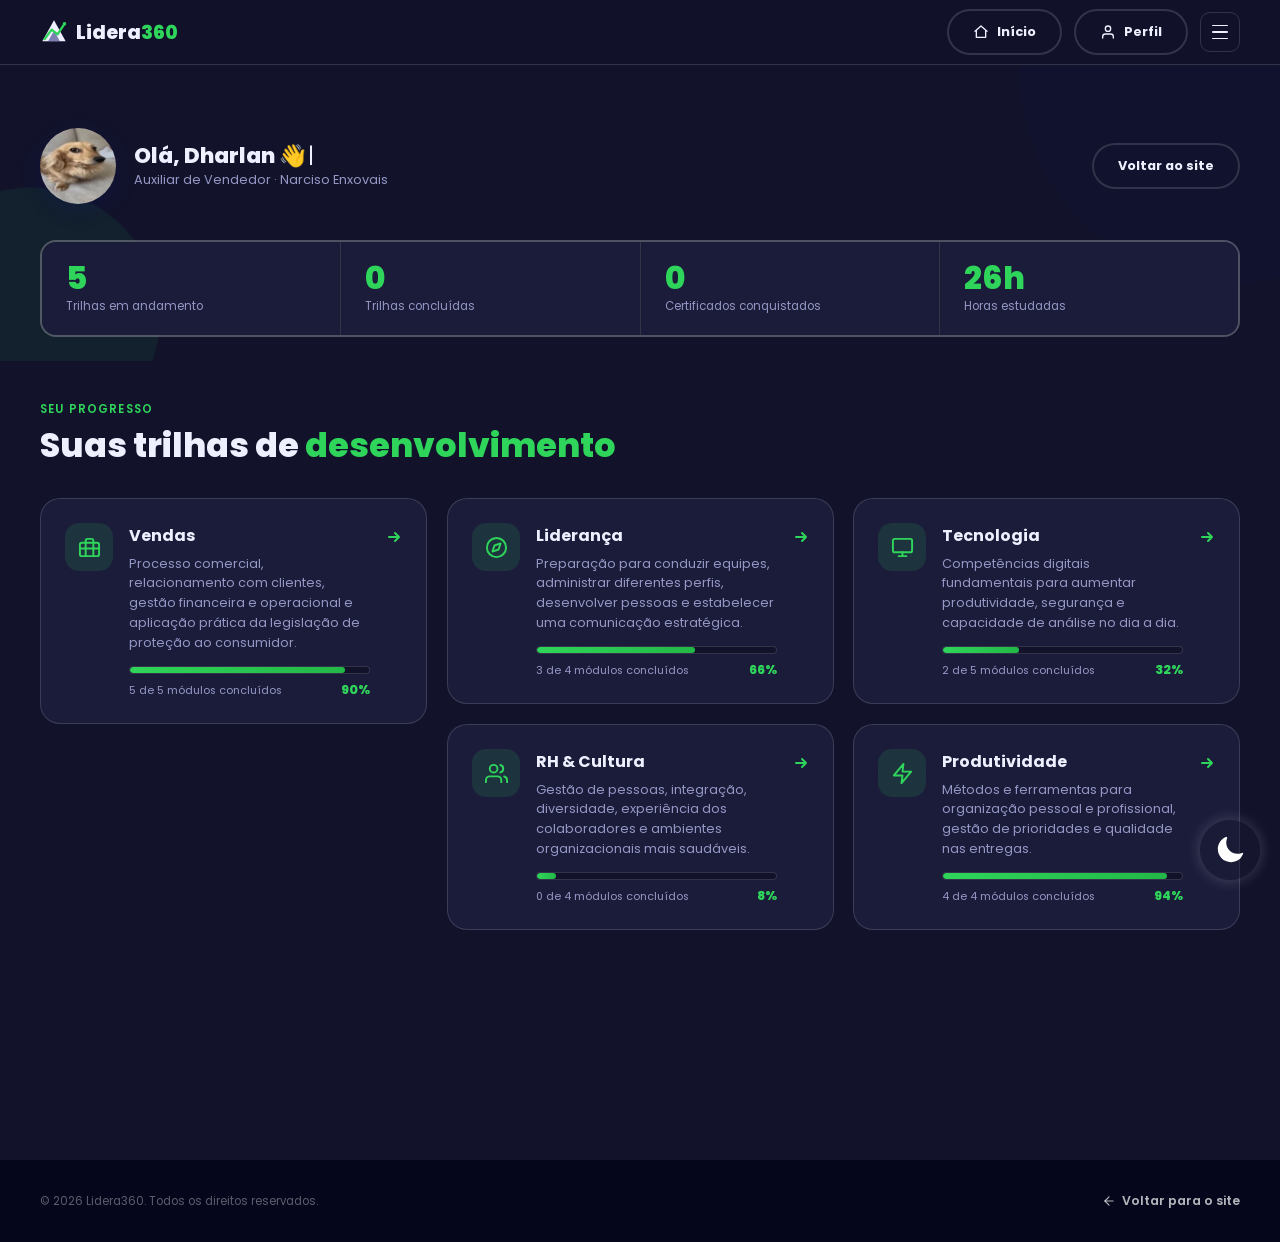
<file: dash.html>
<!DOCTYPE html>
<html lang="pt-BR" class="theme-dark">
<head>
  <meta charset="UTF-8" />
  <meta name="viewport" content="width=device-width, initial-scale=1.0" />
  <title>Meu Dashboard — Lidera360</title>
  <link rel="preconnect" href="https://fonts.googleapis.com" />
  <link rel="preconnect" href="https://fonts.gstatic.com" crossorigin />
  <link href="https://fonts.googleapis.com/css2?family=Poppins:wght@300;400;500;600;700;800&display=swap" rel="stylesheet" />
  <style>
    /* ── reset ─────────────────────────────────────── */
    *, *::before, *::after { box-sizing: border-box; margin: 0; padding: 0; }
    html { scroll-behavior: smooth; }
    body {
      font-family: 'Poppins', system-ui, sans-serif;
      background: var(--bg);
      color: var(--ink);
      -webkit-font-smoothing: antialiased;
      overflow-x: hidden;
      transition: background-color .35s ease, color .35s ease;
    }
    a { text-decoration: none; color: inherit; }
    button { font-family: 'Poppins', sans-serif; cursor: pointer; }
    img { display: block; }
    ul { list-style: none; }
    ::-webkit-scrollbar { width: 0; }
    /* ::selection nativa comentada — efeito de "marca-texto" via JS (ver script no fim do body) */
    /* ::selection { background: rgba(47,213,90,.3); color: var(--ink); } */
    ::selection { background: transparent; }

    * { -webkit-tap-highlight-color: transparent; tap-highlight-color: transparent; }
    a, button, input, [tabindex] { outline: none; }
    a:focus-visible, button:focus-visible, input:focus-visible, [tabindex]:focus-visible {
      outline: 2px solid var(--green);
      outline-offset: 2px;
    }

    /* ── tokens ────────────────────────────────────── */
    :root {
      --navy:   #0f1272;
      --navyd:  #090b52;
      --green:  #2fd55a;
      --greend: #22b847;
      --orange: #f97316;
      /* tema claro em off-white/creme em vez de branco puro (mesmos
         tokens do index.html): #ffffff em tela cheia é ofuscante, então
         --white (as SUPERFÍCIES: cards, nav, seções claras) virou um
         creme suave e --bg (o fundo da página) virou um creme um tom
         abaixo, mantendo a mesma distância entre os dois. */
      --bg:     #f2ebdc;
      --white:  #fbf7ed;
      --muted:  #6b7280;
      --border: rgba(15,18,114,.14);
      --ink:    var(--navy);
    }
    html.theme-dark {
      --bg:     #12132b;
      --white:  #1b1c3a;
      --muted:  #9497c4;
      --border: rgba(255,255,255,.14);
      --navyd:  #05061c;
      --ink:    #eef0ff;
    }
    @media (prefers-color-scheme: dark) {
      html.theme-auto {
        --bg:     #12132b;
        --white:  #1b1c3a;
        --muted:  #9497c4;
        --border: rgba(255,255,255,.14);
        --navyd:  #05061c;
        --ink:    #eef0ff;
      }
    }

    /* ── keyframes ─────────────────────────────────── */
    @keyframes fade-in   { from{opacity:0} to{opacity:1} }
    @keyframes fade-out  { from{opacity:1} to{opacity:0} }
    @keyframes menuLinkIn {
      from { opacity:0; transform:translateX(18px); }
      to   { opacity:1; transform:translateX(0); }
    }
    @keyframes dashCardIn {
      from { opacity:0; transform:translateY(10px); }
      to   { opacity:1; transform:translateY(0); }
    }
    @keyframes moduleFadeIn {
      from { opacity:0; transform:translateY(6px); }
      to   { opacity:1; transform:translateY(0); }
    }

    /* ── layout helpers ────────────────────────────── */
    .wrap { max-width: 1280px; margin: 0 auto; padding: 0 2.5rem; }
    @media(max-width:768px){ .wrap{ padding:0 1.25rem; } }
    .hide-mobile { display:none; }
    @media(min-width:769px){ .hide-mobile{ display:flex; } }

    /* ── bolinhas decorativas do fundo ────────────────────
       Antes eram 100% estáticas. Agora cada uma deriva no seu próprio
       caminho (três variantes com durações que não fecham ciclo juntas,
       pra nunca sincronizarem) e ainda ganha profundidade no scroll.

       O scroll escreve a propriedade `translate`, e não `transform`:
       são propriedades DIFERENTES, então o parallax do JS e a animação
       de deriva daqui se compõem em vez de uma sobrescrever a outra —
       que é o que aconteceria se as duas disputassem `transform`. */
    .circle {
      position:absolute;
      border-radius:50%;
      pointer-events:none;
      will-change:transform;
      animation:circleDriftA 26s ease-in-out infinite;
    }
    .circle.drift-b { animation-name:circleDriftB; animation-duration:33s; }
    .circle.drift-c { animation-name:circleDriftC; animation-duration:41s; }

    @keyframes circleDriftA {
      0%, 100% { transform:translate(0,0)        scale(1);    }
      33%      { transform:translate(20px,-24px) scale(1.07); }
      66%      { transform:translate(-15px,13px) scale(.95);  }
    }
    @keyframes circleDriftB {
      0%, 100% { transform:translate(0,0)        scale(1);    }
      40%      { transform:translate(-26px,18px) scale(1.09); }
      70%      { transform:translate(13px,-20px) scale(.93);  }
    }
    @keyframes circleDriftC {
      0%, 100% { transform:translate(0,0)        scale(1);    }
      25%      { transform:translate(16px,22px)  scale(.94);  }
      60%      { transform:translate(-22px,-15px) scale(1.08); }
    }

    @media (prefers-reduced-motion: reduce) {
      .circle { animation:none; translate:none !important; }
    }

    /* ── buttons ────────────────────────────────────── */
    .btn-green {
      display:inline-flex; align-items:center; justify-content:center; gap:.5rem;
      padding:.875rem 2rem;
      background:var(--green); color:#fff;
      font-weight:700; font-size:.9rem;
      border:none; border-radius:50px;
      box-shadow:0 4px 20px rgba(47,213,90,.35);
      transition:background .2s;
      cursor:pointer;
    }
    .btn-green:hover { background:var(--greend); }
    .btn-green.full  { width:100%; }

    .btn-outline {
      display:inline-flex; align-items:center; justify-content:center; gap:.5rem;
      padding:.75rem 1.5rem;
      background:transparent; color:var(--ink);
      font-weight:700; font-size:.8rem;
      border:2px solid var(--navy); border-radius:50px;
      transition:background .2s, color .2s, border-color .2s, transform .15s;
      cursor:pointer;
    }
    html.theme-dark .btn-outline { border-color:var(--border); }
    @media (prefers-color-scheme: dark) { html.theme-auto .btn-outline { border-color:var(--border); } }
    .btn-outline:hover { background:var(--navy); color:#fff; border-color:var(--navy); }
    .btn-outline:active { transform:scale(.96); }
    .btn-outline.full { width:100%; }

    /* ── nav ─────────────────────────────────────────── */
    .nav {
      position:fixed; top:0; left:0; right:0; z-index:40;
      /* creme translúcido, igual ao index (o alpha menor também deixa o
         backdrop-filter abaixo realmente aparecer) */
      background:rgba(251,247,237,.85);
      border-bottom:1px solid var(--border);
      backdrop-filter:blur(12px);
      -webkit-backdrop-filter:blur(12px);
      transition: background-color .35s ease, color .35s ease, border-color .35s ease;
    }
    html.theme-dark .nav { background: rgba(18,19,43,.85); }
    @media (prefers-color-scheme: dark) { html.theme-auto .nav { background: rgba(18,19,43,.85); } }

    .nav-inner {
      height:4rem; display:flex; align-items:center; justify-content:space-between;
      transition: height .5s cubic-bezier(.4,0,.2,1), padding .5s cubic-bezier(.4,0,.2,1), max-width .5s cubic-bezier(.4,0,.2,1);
    }
    /* estado "compacto": ativado via JS no scroll down —
       desktop: a nav fica mais fina e o conteúdo vai pras pontas.
       mobile: a nav fica mais "gorda" (mais alta) e o "Lidera" some do logo. */
    @media (min-width: 701px) {
      .nav.nav-compact .nav-inner {
        height:3.2rem;
        max-width:100% !important;
        padding-left:1.25rem !important;
        padding-right:1.25rem !important;
      }
    }
    @media (max-width: 700px) {
      .nav.nav-compact .nav-inner { height:4.15rem; }
    }

    .logo { display:flex; align-items:center; gap:.5rem; }
    .logo-text {
      display:inline-flex; align-items:baseline;
      font-weight:800; font-size:1.2rem; color:var(--ink);
    }
    .logo-text span { color:var(--green); }
    /* "Lidera" nunca fica verde — sempre na cor do texto (branco/ink) */
    .logo-text .logo-text-l { color:var(--ink); }
    /* "Lidera" some suavemente no scroll down (só mobile), deixando só o "360" */
    .logo-text-l {
      display:inline-block; overflow:hidden; white-space:nowrap;
      max-width:80px; opacity:1;
      transition: max-width .45s cubic-bezier(.4,0,.2,1), opacity .3s ease;
    }
    @media (max-width: 700px) {
      .nav.nav-compact .logo-text-l { max-width:0; opacity:0; }
      /* quando "Lidera" some, o "360" assume o lugar dele e fica branco (não mais verde) */
      .nav.nav-compact .logo-text-n { color:var(--ink); transition: color .3s ease; }
    }
    .logo-mark { flex-shrink:0; }
    html.theme-dark svg [fill="#0f1272"] { fill: var(--ink); }
    html.theme-dark svg [fill="#090b52"] { fill: #4b4f8f; }
    @media (prefers-color-scheme: dark) {
      html.theme-auto svg [fill="#0f1272"] { fill: var(--ink); }
      html.theme-auto svg [fill="#090b52"] { fill: #4b4f8f; }
    }

    .nav-actions { display:flex; align-items:center; gap:.75rem; transition: gap .5s cubic-bezier(.4,0,.2,1); }
    @media (min-width: 701px) { .nav.nav-compact .nav-actions { gap:0; } }

    /* grupo colapsável: Início + Perfil somem juntos, suave, no scroll down —
       só resta o botão de menu (hamburguer) */
    .nav-links-group {
      display:flex; align-items:center; gap:.75rem;
      max-width:400px; opacity:1;
      overflow:hidden;
      transition: max-width .45s cubic-bezier(.4,0,.2,1), opacity .3s ease, margin .45s cubic-bezier(.4,0,.2,1);
    }
    @media (min-width: 701px) {
      .nav.nav-compact .nav-links-group {
        max-width:0; opacity:0; margin:0; pointer-events:none;
      }
    }

    .hamburger {
      display:flex; flex-direction:column; justify-content:center;
      align-items:center; gap:5px;
      width:40px; height:40px;
      border:1.5px solid var(--border); border-radius:10px;
      background:transparent;
      transition:background .2s, border-color .2s;
      flex-shrink:0;
    }
    .hamburger span {
      display:block; width:16px; height:1.5px;
      background:var(--navy); border-radius:2px;
      transition:transform .25s, opacity .2s, background .2s;
    }
    html.theme-dark .hamburger span { background: var(--ink); }
    html.theme-dark .hamburger { border-color: var(--border); }
    @media (prefers-color-scheme: dark) {
      html.theme-auto .hamburger span { background: var(--ink); }
      html.theme-auto .hamburger { border-color: var(--border); }
    }
    .hamburger.open { background:var(--bg); border-color:var(--green); }
    .hamburger.open span { background:var(--green); }
    .hamburger.open .bar1 { transform:rotate(45deg) translate(4.5px,4.5px); }
    .hamburger.open .bar2 { opacity:0; }
    .hamburger.open .bar3 { transform:rotate(-45deg) translate(4.5px,-4.5px); }

    @media (max-width: 700px) {
      .nav-actions .hide-mobile { display: none !important; }
      .hamburger { display: flex !important; }
    }

    /* ── slide menu ──────────────────────────────────── */
    .menu-backdrop {
      position:fixed; inset:0; z-index:45;
      background:rgba(15, 18, 114, 0.192);
      opacity:0; pointer-events:none;
      transition:opacity .4s ease, backdrop-filter .4s ease, -webkit-backdrop-filter .4s ease;
    }
    .menu-backdrop.open {
      opacity:1; pointer-events:auto;
      backdrop-filter:blur(4px);
      -webkit-backdrop-filter:blur(4px);
    }

    .menu-panel {
      position:fixed; top:0; right:0; bottom:0; z-index:46;
      width:min(360px,88vw);
      background:var(--white);
      border-left:2px solid var(--green);
      transform:translateX(100%);
      opacity:.6;
      /* mesma suavidade (mais lenta) aplicada tanto na abertura quanto no fechamento */
      transition:transform .45s cubic-bezier(.16,1,.3,1), opacity .35s ease, box-shadow .4s ease,
                 background-color .35s ease, color .35s ease, border-color .35s ease;
      display:flex; flex-direction:column;
      box-shadow:-8px 0 48px rgba(15,18,114,0);
      overflow:hidden;
      will-change:transform;
    }
    .menu-panel.open {
      transform:translateX(0);
      opacity:1;
      box-shadow:-8px 0 48px rgba(15,18,114,.12);
    }

    .menu-header {
      display:flex; align-items:center; justify-content:space-between;
      padding:1.25rem 1.5rem;
      border-bottom:1px solid var(--border);
      position:relative; z-index:1;
    }
    .menu-close {
      width:36px; height:36px; border-radius:50%;
      border:1.5px solid var(--border); background:transparent;
      display:flex; align-items:center; justify-content:center;
      color:var(--ink); transition:border-color .2s;
    }
    .menu-close:hover { border-color:var(--ink); }

    .menu-nav { flex:1; display:flex; flex-direction:column; padding:1.5rem; gap:.25rem; position:relative; z-index:1; }
    .menu-nav a {
      display:flex; align-items:center; justify-content:space-between;
      padding:.875rem 1rem; border-radius:12px;
      transition:background .15s;
      opacity:0;
      animation:menuLinkIn .5s cubic-bezier(.16,1,.3,1) both;
      animation-delay:.1s;
    }
    .menu-panel:not(.open) .menu-nav a { animation:none; opacity:0; }
    .menu-nav a:hover { background:var(--bg); }
    .menu-nav .link-title { font-weight:700; font-size:1rem; color:var(--ink); }
    .menu-nav .link-sub   { font-size:.72rem; color:var(--muted); margin-top:2px; }
    .menu-nav .arrow      { color:var(--green); flex-shrink:0; transition:transform .2s; }
    .menu-nav a:hover .arrow { transform:translateX(4px); }

    .menu-footer {
      padding:1.5rem;
      border-top:1px solid var(--border);
      display:flex; flex-direction:column; gap:.75rem;
      position:relative; z-index:1;
    }
    .menu-note { font-size:.7rem; text-align:center; color:var(--muted); }

    /* ── seções gerais / títulos ──────────────────────── */
    .section-eyebrow { font-size:.72rem; font-weight:600; letter-spacing:.1em; text-transform:uppercase; color:var(--green); margin-bottom:.5rem; }
    .section-title {
      font-size:clamp(1.5rem,3vw,2.1rem);
      font-weight:800; line-height:1.2;
    }
    .section-title .accent { color:var(--green); }
    .section-head { display:flex; flex-wrap:wrap; justify-content:space-between; align-items:flex-end; gap:1rem; margin-bottom:2rem; }

    /* ── dashboard: cabeçalho com perfil ──────────────── */
    .dash-hero { position:relative; overflow:hidden; padding:6.5rem 0 1.5rem; }
    @media(min-width:769px){ .dash-hero{ padding:8rem 0 1.5rem; } }

    .dash-profile { display:flex; align-items:center; gap:1.1rem; flex-wrap:wrap; }
    .dash-avatar {
      width:76px; height:76px; border-radius:50%; flex-shrink:0;
      background:linear-gradient(135deg, var(--green), var(--navy));
      background-size:cover; background-position:center;
      color:#fff; font-weight:800; font-size:1.05rem;
      display:flex; align-items:center; justify-content:center;
      box-shadow:0 8px 20px rgba(15,18,114,.2);
      position:relative; overflow:hidden; cursor:pointer;
    }
    .dash-avatar-overlay {
      position:absolute; inset:0; border-radius:50%;
      display:flex; align-items:center; justify-content:center;
      background:rgba(9,11,82,0); opacity:0;
      transition:opacity .25s ease, background-color .25s ease;
    }
    .dash-avatar:hover .dash-avatar-overlay {
      opacity:1; background:rgba(51, 51, 51, 0.315);
    }
    .dash-avatar-overlay svg { width:22px; height:22px; }
    .dash-greeting { font-size:1.35rem; font-weight:800; line-height:1.2; }
    /* cursor de "digitando" do efeito typing.js na saudação */
    .typing-cursor {
      display:inline-block;
      margin-left:2px;
      color:var(--rgb);
      font-weight:400;
      animation:cursorBlink 1s step-end infinite;
    }
    @keyframes cursorBlink { 0%, 100% { opacity:1; } 50% { opacity:0; } }
    .dash-sub { font-size:.8rem; color:var(--muted); margin-top:2px; }
    .dash-back { margin-left:auto; }

    /* ── faixa de estatísticas (horizontal) ───────────── */
    .stats-bar {
      display:grid; grid-template-columns:1fr 1fr;
      border:2px solid var(--border);
      border-radius:16px; overflow:hidden;
      margin-top:2.25rem;
      gap:1px; background:var(--border);
    }
    @media(min-width:769px){ .stats-bar{ grid-template-columns:repeat(4,1fr); } }
    .stat-cell { background:var(--white); padding:1.25rem 1.5rem; transition:background-color .35s ease; }
    .stat-val  { font-size:clamp(1.4rem,3vw,2rem); font-weight:800; color:var(--green); line-height:1; }
    .stat-lbl  { font-size:.72rem; color:var(--muted); margin-top:4px; }

    /* ── trilhas (cards com abertura via hover no desktop /
       via tap no touch) ──────────────────────────────── */
    .dash-trilhas { position:relative; padding:2.5rem 0 5rem; }

    /* o layout deixou de ser CSS Grid puro: com grid normal, quando um
       card cresce (abre os módulos) ele estica a ALTURA DA LINHA
       inteira, e o card vizinho (mesmo com align-items:start) fica
       parado no topo daquela linha alta, sobrando espaço vazio do
       lado. Isso é a limitação do grid — ele não tem masonry nativo
       com suporte amplo ainda. Por isso o .trilha-grid vira apenas um
       container relative, e os .trilha-card são posicionados via JS
       (função layoutMasonry, no JS abaixo) com position:absolute
       + top/left calculados pra "coluna mais curta" — assim só a
       coluna do card que abriu se reorganiza, as outras ficam paradas. */
    .trilha-grid {
      position:relative;
      width:100%;
    }

    /* overlay de blur de fundo: acende atrás do card em destaque
       (hover no desktop / tap no touch) e borra o restante da tela */
    .trilha-blur-overlay {
      position:fixed; inset:0; z-index:15;
      pointer-events:none;
      opacity:0;
      background:rgba(15,18,114,0);
      backdrop-filter:blur(0px);
      -webkit-backdrop-filter:blur(0px);
      transition:opacity .4s ease, backdrop-filter .4s ease,
                 -webkit-backdrop-filter .4s ease, background-color .4s ease;
    }
    .trilha-blur-overlay.active {
      opacity:1;
      background:rgba(15,18,114,.1);
      backdrop-filter:blur(6px);
      -webkit-backdrop-filter:blur(6px);
    }
    html.theme-dark .trilha-blur-overlay.active { background:rgba(2,3,15,.4); }
    @media (prefers-color-scheme: dark) {
      html.theme-auto .trilha-blur-overlay.active { background:rgba(2,3,15,.4); }
    }

    .trilha-card {
      background:var(--white); border:1.5px solid var(--border);
      border-radius:20px; overflow:hidden;
      /* position:absolute + top/left calculados pelo layoutMasonry() —
         isso é o que permite que só a coluna do card aberto se mova */
      position:absolute;
      top:0; left:0;
      transform-style: preserve-3d;
      will-change: transform, top, left;
      /* o transform do hover é escrito diretamente pelo JS a cada
         evento de mouse — aqui só definimos a transição pra quando o
         JS NÃO estiver mexendo (ex: estado :focus-within pelo teclado)
         e pra suavizar o reflow do masonry (top/left) quando um card
         abre/fecha ou a janela é redimensionada */
      transition:box-shadow .3s ease, border-color .3s ease,
                 background-color .35s ease, transform .5s cubic-bezier(.16,1,.3,1),
                 top .45s cubic-bezier(.16,1,.3,1), left .45s cubic-bezier(.16,1,.3,1);
      opacity:0;
      animation:dashCardIn .5s ease both;
    }

    /* enquanto o JS está animando o tilt via rAF (mousemove ativo),
       tiramos a transição do transform: o próprio loop (lerp) já
       suaviza o movimento, então a "transition" do CSS só ia
       introduzir atraso por cima do que o JS já está calculando */
    .trilha-card.is-tilting {
      transition:box-shadow .3s ease, border-color .3s ease, background-color .35s ease;
    }

    /* estado "aberto": compartilhado por foco de teclado (todos os
       dispositivos), pela classe .is-open (tap em touch) e por
       .is-active (aplicada pelo JS no mouseenter, no desktop) */
    .trilha-card:focus-within,
    .trilha-card.is-open,
    .trilha-card.is-active {
      box-shadow:0 8px 32px rgba(15,18,114,.1);
      border-color:var(--green);
      z-index:20;
    }
    /* fallback só de teclado: sem JS de mousemove rolando, ainda
       precisa "vir pra frente" com transform simples via CSS */
    .trilha-card:focus-within:not(.is-tilting) {
      transform: perspective(900px) translateY(-4px) translateZ(24px) scale(1.015);
    }
    .trilha-card:focus-within .trilha-toggle-arrow,
    .trilha-card.is-open .trilha-toggle-arrow,
    .trilha-card.is-active .trilha-toggle-arrow { transform:rotate(90deg); }
    .trilha-card:focus-within .trilha-modules-wrap,
    .trilha-card.is-open .trilha-modules-wrap,
    .trilha-card.is-active .trilha-modules-wrap { grid-template-rows: 1fr; }
    .trilha-card:focus-within .trilha-module,
    .trilha-card.is-open .trilha-module,
    .trilha-card.is-active .trilha-module {
      animation:moduleFadeIn .28s ease forwards;
      animation-delay:calc(var(--i, 0) * 45ms);
    }

    .trilha-summary {
      cursor:pointer;
      padding:1.5rem;
      display:flex; align-items:flex-start; gap:1rem;
    }

    .trilha-icon {
      width:48px; height:48px; border-radius:14px;
      background:rgba(47,213,90,.12);
      color:var(--green);
      display:flex; align-items:center; justify-content:center;
      flex-shrink:0;
    }
    .trilha-icon svg { width:23px; height:23px; }

    .trilha-info { flex:1; min-width:0; }
    .trilha-name { font-weight:700; font-size:1rem; margin-bottom:.35rem; }
    .trilha-desc { font-size:.8rem; line-height:1.55; color:var(--muted); margin-bottom:.8rem; }

    .trilha-progress-bar {
      width:100%; height:8px; border-radius:50px;
      background:var(--bg); border:1px solid var(--border);
      overflow:hidden;
    }
    .trilha-progress-fill {
      height:100%; border-radius:50px;
      background:linear-gradient(90deg, var(--green), var(--greend));
      transition:width 1s cubic-bezier(.22,.9,.32,1);
      width:0%;
    }
    .trilha-progress-label {
      display:flex; justify-content:space-between; align-items:baseline;
      font-size:.68rem; color:var(--muted); margin-top:.45rem;
    }
    .trilha-progress-pct { font-weight:800; color:var(--green); font-size:.78rem; }
    .trilha-progress-pct.is-complete { color:var(--orange); }

    .trilha-toggle-arrow {
      flex-shrink:0; color:var(--green); margin-top:.35rem;
      transition:transform .35s cubic-bezier(.16,1,.3,1);
    }

    /* truque do grid-template-rows 0fr -> 1fr: anima a altura sem
       precisar calcular o valor exato em JS, e o resultado fica
       bem mais suave que um max-height "chutado" */
    .trilha-modules-wrap {
      display:grid;
      grid-template-rows: 0fr;
      transition: grid-template-rows .45s cubic-bezier(.16,1,.3,1);
    }
    .trilha-modules-inner { overflow:hidden; }

    .trilha-modules {
      padding:0 1.5rem 1.5rem 1.5rem;
      display:flex; flex-direction:column; gap:.5rem;
    }
    .trilha-module {
      display:flex; align-items:center; gap:.65rem;
      padding:.65rem .75rem;
      background:var(--bg); border-radius:10px;
      font-size:.8rem; color:var(--ink);
      transition:background-color .2s;
      opacity:0;
    }
    .trilha-module .module-num {
      width:20px; height:20px; border-radius:50%;
      background:var(--white); border:1.5px solid var(--border);
      display:flex; align-items:center; justify-content:center;
      font-size:.65rem; font-weight:700; color:var(--muted);
      flex-shrink:0;
    }
    .trilha-module.done { background:rgba(47,213,90,.1); }
    .trilha-module.done .module-num {
      background:var(--green); border-color:var(--green); color:#fff;
    }
    .trilha-module.done .module-text { color:var(--ink); }
    .trilha-module:not(.done) .module-text { color:var(--muted); }

    /* módulo agora é clicável: abre o conteúdo real daquela trilha
       (modal com vídeo + principais conteúdos). A setinha verde fica
       escondida e só aparece (piscando) no hover, pra deixar claro que
       dá pra abrir aquele módulo especificamente. */
    .trilha-module {
      cursor:pointer;
      -webkit-tap-highlight-color: transparent;
    }
    .trilha-module .module-text { flex:1; min-width:0; }
    .trilha-module:hover { background:rgba(47,213,90,.14); }
    .trilha-module.done:hover { background:rgba(47,213,90,.18); }
    .trilha-module:focus-visible { outline:2px solid var(--green); outline-offset:2px; }

    .module-open-arrow {
      flex-shrink:0; color:var(--green);
      display:flex; align-items:center; justify-content:center;
      opacity:0; transform:translateX(-4px);
      transition:opacity .2s ease, transform .2s ease;
    }
    .trilha-module:hover .module-open-arrow,
    .trilha-module:focus-visible .module-open-arrow {
      opacity:1; transform:translateX(0);
      animation:arrowBlink 1.1s ease-in-out infinite;
    }
    @keyframes arrowBlink { 0%,100%{ opacity:1; } 50%{ opacity:.3; } }

    /* ── rodapé simples ────────────────────────────────── */
    footer { background:var(--navyd); color:rgba(255,255,255,.55); padding:2rem 0; transition:background-color .35s ease; }
    .footer-inner { display:flex; flex-wrap:wrap; justify-content:space-between; align-items:center; gap:1rem; }
    .footer-copy { font-size:.72rem; color:rgba(255,255,255,.35); }
    .footer-back { font-size:.78rem; font-weight:600; color:rgba(255,255,255,.7); display:inline-flex; align-items:center; gap:.4rem; transition:color .2s; }
    .footer-back:hover { color:#fff; }

    /* ── modal de conteúdo do módulo (abre ao clicar num item de
       trilha-module dentro do card) — reaproveita o mesmo padrão do
       modal de login (modal-wrap/modal-box), só que maior e com
       scroll interno, já que o conteúdo (vídeo + lista) é mais alto ── */
    .modal-wrap {
      position:fixed; inset:0; z-index:50;
      display:flex; align-items:center; justify-content:center;
      padding:1rem;
      /* véu por cima do blur: sem ele o painel de vidro não tem
         contraste pra "descolar" do fundo */
      background:rgba(15,18,114,.22);
      backdrop-filter:blur(10px);
      -webkit-backdrop-filter:blur(10px);
    }
    html.theme-dark .modal-wrap { background:rgba(2,3,15,.5); }
    @media (prefers-color-scheme: dark) {
      html.theme-auto .modal-wrap { background:rgba(2,3,15,.5); }
    }
    .modal-wrap.entering { animation:fade-in .25s ease; }
    .modal-wrap.leaving  { animation:fade-out .25s ease forwards; }

    /* ── tokens do vidro (mesma receita do modal de login do index) ──
       Ficam no .modal-box e não no :root porque só ele e o que está
       dentro usam — então painel, selos e etiquetas mudam juntos
       quando o tema troca. */
    .modal-box {
      --glass-fill:   rgba(253,251,246,.58);
      --glass-stroke: rgba(255,255,255,.85);
      --glass-sheen:  rgba(255,255,255,.9);
      --field-fill:   rgba(255,255,255,.45);
      --field-stroke: rgba(15,18,114,.10);

      width:100%; max-width:22rem;
      border-radius:24px;
      padding:2.5rem 2rem;
      position:relative;
      overflow:hidden;

      background:var(--glass-fill);
      backdrop-filter:blur(28px) saturate(160%);
      -webkit-backdrop-filter:blur(28px) saturate(160%);
      border:1px solid var(--glass-stroke);
      /* a sombra externa dá profundidade; o inset claro no topo é o
         "brilho" da quina superior — é ele que faz parecer vidro em
         vez de um retângulo translúcido */
      box-shadow:0 24px 64px rgba(15,18,114,.28),
                 inset 0 1px 0 var(--glass-sheen);
    }
    html.theme-dark .modal-box {
      --glass-fill:   rgba(30,32,60,.55);
      --glass-stroke: rgba(255,255,255,.16);
      --glass-sheen:  rgba(255,255,255,.14);
      --field-fill:   rgba(255,255,255,.05);
      --field-stroke: rgba(255,255,255,.12);
      box-shadow:0 24px 64px rgba(0,0,0,.5),
                 inset 0 1px 0 var(--glass-sheen);
    }
    @media (prefers-color-scheme: dark) {
      html.theme-auto .modal-box {
        --glass-fill:   rgba(30,32,60,.55);
        --glass-stroke: rgba(255,255,255,.16);
        --glass-sheen:  rgba(255,255,255,.14);
        --field-fill:   rgba(255,255,255,.05);
        --field-stroke: rgba(255,255,255,.12);
        box-shadow:0 24px 64px rgba(0,0,0,.5),
                   inset 0 1px 0 var(--glass-sheen);
      }
    }
    .modal-box.entering { animation:modal-in  .3s  cubic-bezier(.34,1.56,.64,1) both; }
    .modal-box.leaving  { animation:modal-out .22s cubic-bezier(.4,0,1,1)       forwards; }

    .modal-close {
      position:absolute; top:1rem; right:1.25rem; z-index:2;
      font-size:1.2rem; line-height:1;
      color:#9ca3af; background:none; border:none;
      transition:color .2s;
    }
    .modal-close:hover { color:var(--ink); }

    .module-modal-box {
      max-width:640px;
      max-height:88vh; overflow-y:auto;
      padding:0 0 2rem;
    }
    /* pop-up ao abrir / pop-down (o inverso) ao fechar — mais "vivo"
       que o modal-in/modal-out genérico usado no modal de login */
    @keyframes modulePopIn {
      0%   { opacity:0; transform:scale(.72) translateY(36px); }
      100% { opacity:1; transform:scale(1) translateY(0); }
    }
    @keyframes modulePopOut {
      0%   { opacity:1; transform:scale(1) translateY(0); }
      30%  { transform:scale(1.03) translateY(-4px); }
      100% { opacity:0; transform:scale(.7) translateY(36px); }
    }
    .module-modal-box.entering { animation:modulePopIn  .38s cubic-bezier(.34,1.56,.64,1) both; }
    .module-modal-box.leaving  { animation:modulePopOut .24s cubic-bezier(.4,0,1,1)       forwards; }
    .module-modal-box .modal-close {
      top:.85rem; right:.85rem;
      width:32px; height:32px; border-radius:50%;
      background:rgba(9,11,82,.45); color:#fff;
      display:flex; align-items:center; justify-content:center;
      backdrop-filter:blur(4px);
    }
    .module-modal-box .modal-close:hover { background:rgba(9,11,82,.65); color:#fff; }

    /* div de vídeo — só o placeholder por enquanto, com o ícone de
       play/pause centralizado. Fica acima de todo o texto do módulo. */
    .module-video-placeholder {
      width:100%; aspect-ratio:16/9;
      background:linear-gradient(135deg, var(--navy), var(--navyd));
      border-radius:24px 24px 0 0;
      display:flex; align-items:center; justify-content:center;
      position:relative; overflow:hidden;
      margin-bottom:1.75rem;
      /* o bloco do vídeo é opaco e fica colado no topo, cobrindo o
         "brilho" da quina superior do painel de vidro — este inset
         devolve esse fio de luz */
      box-shadow:inset 0 1px 0 rgba(255,255,255,.22);
    }
    /* as duas "bolinhas" decorativas: ganharam blur pesado (viraram
       manchas de luz difusa em vez de círculos de borda dura) e
       flutuam devagar, cada uma no seu ritmo e no seu caminho — o que
       dá a impressão de que o fundo do player está vivo. Só transform
       é animado, então roda tudo na GPU. */
    .module-video-placeholder::before,
    .module-video-placeholder::after {
      content:''; position:absolute; border-radius:50%; pointer-events:none;
      will-change:transform;
    }
    .module-video-placeholder::before {
      width:200px; height:200px;
      background:rgba(47,213,90,.20);
      top:-70px; right:-50px;
      filter:blur(28px);
      animation:videoBlobA 15s ease-in-out infinite;
    }
    .module-video-placeholder::after {
      width:150px; height:150px;
      background:rgba(255,255,255,.08);
      bottom:-55px; left:-35px;
      filter:blur(24px);
      animation:videoBlobB 19s ease-in-out infinite;
    }
    @keyframes videoBlobA {
      0%, 100% { transform:translate(0,0)         scale(1);    }
      33%      { transform:translate(-26px,18px)  scale(1.12); }
      66%      { transform:translate(14px,-12px)  scale(.92);  }
    }
    @keyframes videoBlobB {
      0%, 100% { transform:translate(0,0)         scale(1);    }
      40%      { transform:translate(30px,-16px)  scale(1.15); }
      70%      { transform:translate(-12px,10px)  scale(.95);  }
    }

    /* ── botão de play ────────────────────────────────────────────
       Vidro de verdade (blur + borda fina + brilho no topo), ícones
       em cross-fade no lugar do display:none/block antigo, e dois
       anéis que pulsam pra fora enquanto está pausado — os anéis
       somem quando entra em "playing", porque aí ele não precisa
       mais chamar atenção. */
    .module-video-toggle {
      width:68px; height:68px; border-radius:50%;
      background:rgba(255,255,255,.12);
      border:1px solid rgba(255,255,255,.42);
      backdrop-filter:blur(10px) saturate(140%);
      -webkit-backdrop-filter:blur(10px) saturate(140%);
      /* grid em vez de flex: os dois ícones ocupam a MESMA célula, o
         que permite o cross-fade sem um empurrar o outro */
      display:grid; place-items:center;
      color:#fff; position:relative; z-index:1;
      box-shadow:0 8px 28px rgba(0,0,0,.28),
                 inset 0 1px 0 rgba(255,255,255,.45);
      transition:background-color .3s ease, border-color .3s ease,
                 box-shadow .3s ease, transform .3s cubic-bezier(.34,1.56,.64,1);
    }
    .module-video-toggle:hover {
      background:rgba(255,255,255,.22);
      border-color:#fff;
      transform:scale(1.08);
      box-shadow:0 12px 34px rgba(0,0,0,.34),
                 0 0 0 6px rgba(47,213,90,.18),
                 inset 0 1px 0 rgba(255,255,255,.55);
    }
    .module-video-toggle:active { transform:scale(.94); }

    .module-video-toggle svg {
      grid-area:1 / 1;
      width:24px; height:24px;
      transition:opacity .25s ease, transform .3s cubic-bezier(.34,1.56,.64,1);
    }
    /* o triângulo do play é opticamente descentrado — 2px pra direita
       acerta o centro visual dentro do círculo */
    .module-video-toggle .icon-play  { transform:translateX(2px); }
    .module-video-toggle .icon-pause { opacity:0; transform:scale(.6); }
    .module-video-toggle.is-playing .icon-play  { opacity:0; transform:scale(.6); }
    .module-video-toggle.is-playing .icon-pause { opacity:1; transform:scale(1); }

    /* anéis pulsantes (dois, defasados em meio ciclo) */
    .module-video-toggle::before,
    .module-video-toggle::after {
      content:"";
      position:absolute; inset:0;
      border-radius:50%;
      border:1.5px solid rgba(255,255,255,.5);
      pointer-events:none;
      animation:videoPulseRing 2.6s cubic-bezier(.2,.6,.3,1) infinite;
    }
    .module-video-toggle::after { animation-delay:1.3s; }
    .module-video-toggle.is-playing::before,
    .module-video-toggle.is-playing::after { animation:none; opacity:0; }
    @keyframes videoPulseRing {
      0%   { opacity:.5; transform:scale(1);   }
      100% { opacity:0;  transform:scale(1.9); }
    }

    @media (prefers-reduced-motion: reduce) {
      .module-video-placeholder::before,
      .module-video-placeholder::after,
      .module-video-toggle::before,
      .module-video-toggle::after { animation:none; }
      .module-video-toggle::before,
      .module-video-toggle::after { opacity:0; }
      .module-video-toggle:hover  { transform:none; }
    }

    .module-modal-inner { padding:0 2rem; }
    .module-modal-eyebrow { font-size:.72rem; font-weight:700; letter-spacing:.08em; text-transform:uppercase; color:var(--green); margin-bottom:.4rem; }
    .module-modal-title { font-size:1.4rem; font-weight:800; line-height:1.25; margin-bottom:.35rem; }
    .module-modal-sub {
      font-size:.8rem; color:var(--muted); margin-bottom:1.5rem;
      display:flex; align-items:center; flex-wrap:wrap; gap:.5rem;
    }
    /* etiqueta de estado do módulo (concluído / em andamento / não
       iniciado), derivada do progresso real da trilha */
    .module-status {
      font-size:.68rem; font-weight:700;
      text-transform:uppercase; letter-spacing:.05em;
      padding:.2rem .6rem; border-radius:50px;
      border:1px solid transparent;
    }
    .module-status.is-concluido { background:rgba(47,213,90,.14);  color:var(--green);  border-color:rgba(47,213,90,.3); }
    .module-status.is-andamento { background:rgba(249,115,22,.14); color:var(--orange); border-color:rgba(249,115,22,.3); }
    /* o pendente usa os tokens de vidro (e não --bg/--border), senão
       vira um retângulo opaco em cima do painel translúcido */
    .module-status.is-pendente  { background:var(--field-fill);    color:var(--muted);  border-color:var(--field-stroke); }
    .module-status-count { font-size:.72rem; color:var(--muted); }

    .module-modal-label { font-size:.75rem; font-weight:700; text-transform:uppercase; letter-spacing:.06em; color:var(--ink); margin-bottom:.9rem; }

    /* ── lista de conteúdos: entra em cascata quando o modal abre e
       cada linha reage ao hover ────────────────────────────────────
       O gatilho é a classe .entering do box, que o JS põe na abertura
       e só tira no fechamento — então ela vale como "modal aberto".
       Cada item recebe --i (índice) no JS, e daí sai o --d, o atraso
       individual: os textos do topo entram primeiro (80–260ms) e os
       itens da lista vêm em seguida, um a um. */
    .module-content-list { display:flex; flex-direction:column; gap:.25rem; }

    @keyframes moduleItemIn {
      from { opacity:0; transform:translateY(8px); }
      to   { opacity:1; transform:translateY(0); }
    }
    .module-modal-box.entering .module-modal-eyebrow { animation:moduleItemIn .45s cubic-bezier(.16,1,.3,1) .08s both; }
    .module-modal-box.entering .module-modal-title   { animation:moduleItemIn .45s cubic-bezier(.16,1,.3,1) .14s both; }
    .module-modal-box.entering .module-modal-sub     { animation:moduleItemIn .45s cubic-bezier(.16,1,.3,1) .20s both; }
    .module-modal-box.entering .module-modal-label   { animation:moduleItemIn .45s cubic-bezier(.16,1,.3,1) .26s both; }

    .module-content-item {
      --d: calc(320ms + var(--i, 0) * 45ms);
      display:flex; align-items:flex-start; gap:.7rem;
      padding:.42rem .6rem;
      margin-left:-.6rem; /* compensa o padding, mantém o alinhamento */
      border:1px solid transparent;
      border-radius:12px;
      font-size:.85rem; line-height:1.5; color:var(--ink);
      opacity:0;
      /* o hover mexe só em cor/fundo/borda: transform aqui brigaria com
         o "forwards" da animação de entrada, que trava a propriedade */
      transition:background-color .3s ease, border-color .3s ease;
    }
    .module-modal-box.entering .module-content-item {
      animation:moduleItemIn .4s cubic-bezier(.16,1,.3,1) var(--d) forwards;
    }

    .module-content-item .item-dot {
      position:relative;
      width:22px; height:22px; border-radius:50%; margin-top:0;
      background:rgba(47,213,90,.12); color:var(--green);
      display:flex; align-items:center; justify-content:center; flex-shrink:0;
      transition:background-color .3s ease, color .3s ease;
    }
    .module-content-item .item-dot svg {
      width:11px; height:11px; overflow:visible;
      transition:transform .35s cubic-bezier(.34,1.56,.64,1);
    }
    /* o traço do check é DESENHADO (stroke-dashoffset), não só aparece
       junto com a linha — é o que dá a sensação de estar sendo
       "marcado" um a um */
    .module-content-item .item-dot path { stroke-dasharray:16; stroke-dashoffset:16; }
    .module-modal-box.entering .item-dot path {
      animation:moduleCheckDraw .35s ease calc(var(--d) + 130ms) forwards;
    }
    @keyframes moduleCheckDraw { to { stroke-dashoffset:0; } }

    /* anel de ripple que sai do selo no hover */
    .module-content-item .item-dot::after {
      content:"";
      position:absolute; inset:0; border-radius:50%;
      border:1.5px solid var(--green);
      opacity:0; pointer-events:none;
    }
    .module-content-item .item-text { transition:transform .3s cubic-bezier(.16,1,.3,1); }

    .module-content-item:hover {
      background:rgba(47,213,90,.08);
      border-color:rgba(47,213,90,.3);
    }
    .module-content-item:hover .item-dot { background:var(--green); color:#fff; }
    .module-content-item:hover .item-dot svg { transform:scale(1.18); }
    .module-content-item:hover .item-dot::after { animation:moduleDotRipple .7s ease forwards; }
    .module-content-item:hover .item-text { transform:translateX(3px); }
    @keyframes moduleDotRipple {
      from { opacity:.6; transform:scale(1); }
      to   { opacity:0;  transform:scale(2);  }
    }

    /* ── conteúdo ainda NÃO concluído: mesmo check, só que cinza ─────
       O ícone continua sendo desenhado (a animação é a mesma), mas em
       tom neutro — assim a lista mostra de relance até onde a pessoa
       chegou, em vez de fingir 100% em toda trilha. O hover também fica
       cinza: pintar de verde aqui daria a entender que está feito. */
    .module-content-item.is-pending { color:var(--muted); }
    .module-content-item.is-pending .item-dot {
      background:var(--field-fill);
      color:var(--muted);
      border:1px solid var(--field-stroke);
    }
    .module-content-item.is-pending .item-dot::after { border-color:var(--muted); }
    .module-content-item.is-pending:hover {
      background:rgba(107,114,128,.08);
      border-color:var(--border);
    }
    .module-content-item.is-pending:hover .item-dot {
      background:var(--muted); color:var(--white);
    }

    @media (prefers-reduced-motion: reduce) {
      .module-content-item { opacity:1; }
      .module-content-item .item-dot path { stroke-dashoffset:0; }
      .module-modal-box.entering .module-modal-eyebrow,
      .module-modal-box.entering .module-modal-title,
      .module-modal-box.entering .module-modal-sub,
      .module-modal-box.entering .module-modal-label,
      .module-modal-box.entering .module-content-item,
      .module-modal-box.entering .item-dot path,
      .module-content-item:hover .item-dot::after { animation:none; }
      .module-content-item:hover .item-dot svg,
      .module-content-item:hover .item-text { transform:none; }
    }

    /* ── floating theme-toggle button (injetado por themeSwitch.js) ── */
    .theme-toggle {
      top: auto !important;
      bottom: 20px !important;
      right: 20px !important;
      z-index: 41 !important;
    }
    @media (max-width: 480px) {
      .theme-toggle { width: 48px !important; height: 48px !important; bottom: 16px !important; right: 16px !important; }
      .theme-toggle .sun-icon, .theme-toggle .moon-icon { width: 24px !important; height: 24px !important; }
    }
  </style>
</head>
<body>

<!-- ── Slide menu backdrop ────────────────────────── -->
<div class="menu-backdrop" id="menuBackdrop"></div>

<!-- ── Slide menu panel (igual ao do index, só que com um único
     atalho: voltar para a página inicial) ────────────────────── -->
<div class="menu-panel" id="menuPanel">
  <div class="circle" style="width:200px;height:200px;background:rgba(47,213,90,.07);top:-60px;right:-60px;"></div>
  <div class="circle" style="width:120px;height:120px;background:rgba(249,115,22,.07);bottom:40px;left:-40px;"></div>

  <div class="menu-header">
    <div class="logo">
      <svg class="logo-mark" width="28" height="28" viewBox="0 0 48 48" fill="none">
        <polygon points="24,4 44,40 4,40" fill="#0f1272"/>
        <polygon points="14,40 24,22 34,40" fill="#090b52" opacity=".7"/>
        <polyline points="8,36 20,20 30,28 42,10" stroke="#2fd55a" stroke-width="4" stroke-linecap="round" stroke-linejoin="round" fill="none"/>
        <circle cx="42" cy="10" r="3" fill="#2fd55a"/>
      </svg>
      <span class="logo-text">Lidera<span>360</span></span>
    </div>
    <button class="menu-close" id="menuClose" aria-label="Fechar">
      <svg width="14" height="14" viewBox="0 0 14 14" fill="none">
        <path d="M1 1l12 12M13 1L1 13" stroke="currentColor" stroke-width="1.5" stroke-linecap="round"/>
      </svg>
    </button>
  </div>

  <nav class="menu-nav">
    <a href="index.html">
      <div>
        <p class="link-title">Início</p>
        <p class="link-sub">Voltar para a página inicial</p>
      </div>
      <svg class="arrow" width="16" height="16" viewBox="0 0 16 16" fill="none"><path d="M3 8h10M9 4l4 4-4 4" stroke="currentColor" stroke-width="2" stroke-linecap="round" stroke-linejoin="round"/></svg>
    </a>
    <a href="perfil.html">
      <div>
        <p class="link-title">Perfil</p>
        <p class="link-sub">Seus dados e certificados</p>
      </div>
      <svg class="arrow" width="16" height="16" viewBox="0 0 16 16" fill="none"><path d="M3 8h10M9 4l4 4-4 4" stroke="currentColor" stroke-width="2" stroke-linecap="round" stroke-linejoin="round"/></svg>
    </a>
  </nav>

  <div class="menu-footer">
    <!-- <button class="btn-green full" onclick="window.location='index.html'">
      <svg width="16" height="16" viewBox="0 0 24 24" fill="none" stroke="currentColor" stroke-width="2" stroke-linecap="round" stroke-linejoin="round"><path d="M3 11l9-8 9 8"/><path d="M5 10v10h14V10"/></svg>
      Voltar ao site
    </button> -->
    <p class="menu-note">Você está no seu Dashboard pessoal</p>
  </div>
</div>

<!-- ── Nav ────────────────────────────────────────── -->
<header class="nav">
  <div class="wrap nav-inner">
    <a href="index.html" class="logo">
      <svg class="logo-mark" width="28" height="28" viewBox="0 0 48 48" fill="none">
        <polygon points="24,4 44,40 4,40" fill="#0f1272"/>
        <polygon points="14,40 24,22 34,40" fill="#090b52" opacity=".7"/>
        <polyline points="8,36 20,20 30,28 42,10" stroke="#2fd55a" stroke-width="4" stroke-linecap="round" stroke-linejoin="round" fill="none"/>
        <circle cx="42" cy="10" r="3" fill="#2fd55a"/>
      </svg>
      <span class="logo-text"><span class="logo-text-l">Lidera</span><span class="logo-text-n">360</span></span>
    </a>

    <div class="nav-actions">
      <div class="nav-links-group">
        <a href="index.html" class="btn-outline hide-mobile">
          <svg width="16" height="16" viewBox="0 0 24 24" fill="none" stroke="currentColor" stroke-width="2" stroke-linecap="round" stroke-linejoin="round"><path d="M3 11l9-8 9 8"/><path d="M5 10v10h14V10"/></svg>
          Início
        </a>
        <a href="perfil.html" class="btn-outline hide-mobile">
          <svg width="16" height="16" viewBox="0 0 24 24" fill="none" stroke="currentColor" stroke-width="2" stroke-linecap="round" stroke-linejoin="round"><path d="M20 21v-2a4 4 0 0 0-4-4H8a4 4 0 0 0-4 4v2"/><circle cx="12" cy="7" r="4"/></svg>
          Perfil
        </a>
      </div>
      <button class="hamburger" id="hamburger" aria-label="Menu">
        <span class="bar1"></span>
        <span class="bar2"></span>
        <span class="bar3"></span>
      </button>
    </div>
  </div>
</header>

<!-- ── Cabeçalho do dashboard: perfil "logado" ─────── -->
<section class="dash-hero">
  <div class="circle" style="width:420px;height:420px;background:rgba(15,18,114,.04);top:-140px;right:-160px;"></div>
  <div class="circle" style="width:260px;height:260px;background:rgba(47,213,90,.07);bottom:-80px;left:-100px;"></div>

  <div class="wrap" style="position:relative;z-index:1;">
    <div class="dash-profile">
      <div class="dash-avatar" id="dashAvatar" style="background-image:url('/src/img/chorro_avatar.jpg');">
        <span class="dash-avatar-overlay">
          <svg viewBox="0 0 24 24" fill="none" stroke="#fff" stroke-width="2" stroke-linecap="round" stroke-linejoin="round">
            <path d="M20 21v-2a4 4 0 0 0-4-4H8a4 4 0 0 0-4 4v2"/>
            <circle cx="12" cy="7" r="4"/>
          </svg>
        </span>
      </div>
      <div>
        <p class="dash-greeting" id="dashGreeting"><span id="dashGreetingText"></span><span class="typing-cursor" id="dashCursor">|</span></p>
        <p class="dash-sub" id="dashSub">Auxiliar de Vendedor · Narciso Enxovais</p>
      </div>
      <a href="index.html" class="btn-outline dash-back hide-mobile">Voltar ao site</a>
    </div>

    <!-- resumo rápido, horizontal -->
    <div class="stats-bar">
      <div class="stat-cell"><p class="stat-val" id="statEmAndamento">0</p><p class="stat-lbl">Trilhas em andamento</p></div>
      <div class="stat-cell"><p class="stat-val" id="statConcluidas">0</p><p class="stat-lbl">Trilhas concluídas</p></div>
      <div class="stat-cell"><p class="stat-val" id="statCertificados">0</p><p class="stat-lbl">Certificados conquistados</p></div>
      <div class="stat-cell"><p class="stat-val" id="statHoras">0h</p><p class="stat-lbl">Horas estudadas</p></div>
    </div>
  </div>
</section>

<!-- overlay de blur de fundo, acende atrás do trilha-card em destaque -->
<div class="trilha-blur-overlay" id="trilhaBlurOverlay"></div>

<!-- ── Trilhas com progresso individual (abre no hover / tap) ── -->
<section class="dash-trilhas">
  <div class="wrap">
    <div class="section-head">
      <div>
        <p class="section-eyebrow">Seu progresso</p>
        <h2 class="section-title">Suas trilhas de <span class="accent">desenvolvimento</span></h2>
      </div>
    </div>

    <div class="trilha-grid" id="trilhaGrid"></div>
  </div>
</section>
<br>
<br>
<br>
<br>
<br>
<br>
<!-- ── Footer simples ────────────────────────────────── -->
<footer>
  <div class="wrap footer-inner">
    <p class="footer-copy">© 2026 Lidera360. Todos os direitos reservados.</p>
    <a href="index.html" class="footer-back">
      <svg width="14" height="14" viewBox="0 0 24 24" fill="none" stroke="currentColor" stroke-width="2" stroke-linecap="round" stroke-linejoin="round"><path d="M19 12H5"/><path d="M12 19l-7-7 7-7"/></svg>
      Voltar para o site
    </a>
  </div>
</footer>

<!-- ── Modal de conteúdo do módulo ─────────────────────
     Abre ao clicar num módulo dentro de qualquer trilha-card.
     O vídeo ainda é só um placeholder (div + ícone play/pause central);
     o conteúdo (principais tópicos) vem do objeto TRILHAS no JS. ── -->
<div class="modal-wrap module-modal-wrap" id="moduleModal" style="display:none">
  <div class="modal-box module-modal-box" id="moduleModalBox">
    <button class="modal-close" id="moduleModalClose" aria-label="Fechar">✕</button>

    <div class="module-video-placeholder">
      <button class="module-video-toggle" id="moduleVideoToggle" aria-label="Reproduzir vídeo">
        <svg class="icon-play" viewBox="0 0 24 24" fill="currentColor"><path d="M8 5v14l11-7z"/></svg>
        <svg class="icon-pause" viewBox="0 0 24 24" fill="currentColor"><path d="M6 5h4v14H6zM14 5h4v14h-4z"/></svg>
      </button>
    </div>

    <div class="module-modal-inner">
      <p class="module-modal-eyebrow" id="moduleModalEyebrow">Trilha</p>
      <h2 class="module-modal-title" id="moduleModalTitle">Módulo</h2>
      <p class="module-modal-sub" id="moduleModalSub"></p>

      <p class="module-modal-label">Principais conteúdos</p>
      <div class="module-content-list" id="moduleContentList"></div>
    </div>
  </div>
</div>

<script>
  /* ── typing effect: escreve só a saudação, cursor fica piscando no
     final (adaptado do typing.js — aqui sem o loop de apagar/trocar
     textos, já que é uma frase fixa só) ─────────────────────────── */
  (function () {
    const GREETING_TEXT = "Olá, Dharlan 👋"
    const el = document.getElementById('dashGreetingText')
    if (!el) return
    let i = 0
    function typeWriter() {
      if (i < GREETING_TEXT.length) {
        el.textContent = GREETING_TEXT.substring(0, i + 1)
        i++
        setTimeout(typeWriter, 90)
      }
      // ao terminar, não faz nada: o cursor (elemento separado, ao lado)
      // continua piscando via CSS pra sempre, como pedido
    }
    typeWriter()
  })()

  /* ── dados: mesmas trilhas/módulos do catálogo no index. Cada módulo
     agora carrega também os "principais conteúdos" (do documento do
     projeto), usados para preencher o modal que abre ao clicar no
     módulo dentro do card. ────────────────────────────────────────── */
  const TRILHAS = [
    {
      id: 'vendas',
      nome: 'Vendas',
      icon: '<svg viewBox="0 0 24 24" fill="none" stroke="currentColor" stroke-width="2" stroke-linecap="round" stroke-linejoin="round"><rect x="2" y="7" width="20" height="14" rx="2"/><path d="M16 21V5a2 2 0 0 0-2-2h-4a2 2 0 0 0-2 2v16"/><path d="M2 13h20"/></svg>',
      desc: 'Processo comercial, relacionamento com clientes, gestão financeira e operacional e aplicação prática da legislação de proteção ao consumidor.',
      modulos: [
        { nome: 'Técnicas de Negociação', conteudos: [
          'Conceitos e fundamentos da negociação',
          'Preparação e planejamento de negociações',
          'Identificação de interesses e necessidades',
          'Técnicas de persuasão e argumentação',
          'Comunicação durante a negociação',
          'Identificação e tratamento de objeções',
          'Estratégias para alcançar acordos',
          'Negociação ganha-ganha',
          'Erros comuns durante uma negociação',
          'Técnicas de fechamento',
        ]},
        { nome: 'CRM e Funil de Vendas', conteudos: [
          'Conceito e importância do CRM',
          'Cadastro e organização de clientes',
          'Jornada de compra',
          'Etapas do funil de vendas',
          'Prospecção e qualificação de leads',
          'Acompanhamento de oportunidades',
          'Gestão do relacionamento com clientes',
          'Taxas de conversão',
          'Pós-venda e fidelização',
          'Indicadores de desempenho comercial',
        ]},
        { nome: 'Controle e Gestão de Estoque', conteudos: [
          'Conceitos básicos de estoque',
          'Entrada e saída de mercadorias',
          'Organização e identificação de produtos',
          'Inventário',
          'Controle de perdas e avarias',
          'Estoque mínimo e máximo',
          'Giro de estoque',
          'Curva ABC',
          'Reposição de mercadorias',
          'Indicadores de estoque',
        ]},
        { nome: 'Fluxo de Caixa', conteudos: [
          'Conceito de fluxo de caixa',
          'Entradas e saídas financeiras',
          'Contas a pagar e a receber',
          'Organização financeira',
          'Previsão de receitas e despesas',
          'Controle do saldo',
          'Identificação de períodos de maior ou menor movimentação',
          'Planejamento financeiro',
          'Análise de resultados',
          'Utilização de planilhas para controle financeiro',
        ]},
        { nome: 'CDC: Código de Defesa do Consumidor na Prática', conteudos: [
          'Conceitos fundamentais do CDC',
          'Direitos básicos do consumidor',
          'Deveres dos fornecedores',
          'Oferta e publicidade',
          'Práticas abusivas',
          'Direito de arrependimento',
          'Trocas, devoluções e garantias',
          'Cobrança e atendimento ao consumidor',
          'Responsabilidade do fornecedor',
          'Aplicação do CDC em situações reais de atendimento',
        ]},
      ],
    },
    {
      id: 'lideranca',
      nome: 'Liderança',
      icon: '<svg viewBox="0 0 24 24" fill="none" stroke="currentColor" stroke-width="2" stroke-linecap="round" stroke-linejoin="round"><circle cx="12" cy="12" r="10"/><polygon points="16.24 7.76 14.12 14.12 7.76 16.24 9.88 9.88 16.24 7.76"/></svg>',
      desc: 'Preparação para conduzir equipes, administrar diferentes perfis, desenvolver pessoas e estabelecer uma comunicação estratégica.',
      modulos: [
        { nome: 'Liderança Situacional', conteudos: [
          'Conceitos de liderança',
          'Liderança situacional',
          'Estilos de liderança',
          'Níveis de maturidade profissional',
          'Delegação de atividades',
          'Tomada de decisões',
          'Gestão de conflitos',
          'Desenvolvimento de colaboradores',
          'Flexibilidade na liderança',
          'Liderança orientada a resultados',
        ]},
        { nome: 'Gestão de Equipes Remotas', conteudos: [
          'Características do trabalho remoto',
          'Organização de equipes distribuídas',
          'Comunicação digital',
          'Gestão de tarefas e entregas',
          'Reuniões virtuais eficientes',
          'Acompanhamento de desempenho',
          'Construção de confiança',
          'Engajamento de equipes remotas',
          'Gestão de conflitos à distância',
          'Boas práticas para trabalho híbrido',
        ]},
        { nome: 'Feedback e Desenvolvimento', conteudos: [
          'Conceito e importância do feedback',
          'Feedback positivo e construtivo',
          'Como dar e receber feedback',
          'Comunicação assertiva',
          'Identificação de pontos fortes e oportunidades de melhoria',
          'Planos de desenvolvimento individual',
          'Acompanhamento de evolução',
          'Gestão de desempenho',
          'Feedback contínuo',
          'Cultura de desenvolvimento',
        ]},
        { nome: 'Comunicação Executiva', conteudos: [
          'Comunicação estratégica',
          'Comunicação verbal e não verbal',
          'Comunicação assertiva',
          'Oratória profissional',
          'Apresentações executivas',
          'Comunicação em reuniões',
          'Construção de argumentos',
          'Comunicação escrita corporativa',
          'Gestão de conflitos na comunicação',
          'Postura e linguagem profissional',
        ]},
      ],
    },
    {
      id: 'tecnologia',
      nome: 'Tecnologia',
      icon: '<svg viewBox="0 0 24 24" fill="none" stroke="currentColor" stroke-width="2" stroke-linecap="round" stroke-linejoin="round"><rect x="2" y="3" width="20" height="14" rx="2"/><line x1="8" y1="21" x2="16" y2="21"/><line x1="12" y1="17" x2="12" y2="21"/></svg>',
      desc: 'Competências digitais fundamentais para aumentar produtividade, segurança e capacidade de análise no dia a dia.',
      modulos: [
        { nome: 'Excel', conteudos: [
          'Interface e funcionalidades básicas',
          'Criação e formatação de planilhas',
          'Fórmulas e funções',
          'Classificação e filtros',
          'Tabelas',
          'Gráficos',
          'Formatação condicional',
          'Funções essenciais para o trabalho',
          'Organização de dados',
          'Aplicações práticas do Excel',
        ]},
        { nome: 'Inteligência Artificial no Trabalho', conteudos: [
          'Conceitos fundamentais de IA',
          'IA generativa',
          'Utilização responsável da IA',
          'Engenharia de prompts',
          'Automação de tarefas',
          'Produção e revisão de textos',
          'Organização de informações',
          'Análise e geração de ideias',
          'IA aplicada à produtividade',
          'Ética, privacidade e limitações da IA',
        ]},
        { nome: 'Power BI Essencial', conteudos: [
          'Conceitos de Business Intelligence',
          'Interface do Power BI',
          'Importação de dados',
          'Tratamento e organização de informações',
          'Criação de gráficos e indicadores',
          'Dashboards',
          'Filtros e segmentações',
          'Relatórios interativos',
          'Análise de indicadores',
          'Visualização de dados para tomada de decisões',
        ]},
        { nome: 'Segurança Digital para Equipes', conteudos: [
          'Fundamentos da segurança digital',
          'Senhas seguras',
          'Autenticação em dois fatores',
          'Phishing e engenharia social',
          'Golpes digitais',
          'Segurança de e-mails',
          'Proteção de dispositivos',
          'Cuidados com arquivos e links',
          'Proteção de dados',
          'Boas práticas de segurança no ambiente corporativo',
        ]},
        { nome: 'T.I. Básico', conteudos: [
          'Conceitos básicos de hardware e software',
          'Sistemas operacionais',
          'Arquivos e pastas',
          'Periféricos',
          'Internet e redes',
          'E-mail corporativo',
          'Armazenamento em nuvem',
          'Ferramentas digitais de trabalho',
          'Solução de problemas básicos',
          'Boas práticas de utilização dos recursos tecnológicos',
        ]},
      ],
    },
    {
      id: 'rh',
      nome: 'RH & Cultura',
      icon: '<svg viewBox="0 0 24 24" fill="none" stroke="currentColor" stroke-width="2" stroke-linecap="round" stroke-linejoin="round"><path d="M17 21v-2a4 4 0 0 0-4-4H5a4 4 0 0 0-4 4v2"/><circle cx="9" cy="7" r="4"/><path d="M23 21v-2a4 4 0 0 0-3-3.87"/><path d="M16 3.13a4 4 0 0 1 0 7.75"/></svg>',
      desc: 'Gestão de pessoas, integração, diversidade, experiência dos colaboradores e ambientes organizacionais mais saudáveis.',
      modulos: [
        { nome: 'Diversidade e Inclusão', conteudos: [
          'Conceitos de diversidade e inclusão',
          'Respeito às diferenças',
          'Equidade',
          'Preconceitos e vieses inconscientes',
          'Inclusão no ambiente de trabalho',
          'Comunicação inclusiva',
          'Acessibilidade',
          'Combate à discriminação',
          'Políticas de diversidade',
          'Construção de ambientes inclusivos',
        ]},
        { nome: 'Onboarding Eficaz', conteudos: [
          'Conceito de onboarding',
          'Preparação para a chegada do colaborador',
          'Apresentação da empresa e da cultura',
          'Integração com a equipe',
          'Comunicação de processos e responsabilidades',
          'Treinamento inicial',
          'Acompanhamento durante os primeiros meses',
          'Experiência do novo colaborador',
          'Indicadores de onboarding',
          'Estratégias para aumentar a retenção',
        ]},
        { nome: 'Employer Branding', conteudos: [
          'Conceito de Employer Branding',
          'Marca empregadora',
          'Proposta de valor ao colaborador',
          'Experiência do funcionário',
          'Atração de talentos',
          'Retenção de profissionais',
          'Comunicação da cultura organizacional',
          'Reputação da empresa',
          'Redes sociais e marca empregadora',
          'Estratégias de fortalecimento da imagem institucional',
        ]},
        { nome: 'Clima e Engajamento', conteudos: [
          'Conceito de clima organizacional',
          'Engajamento profissional',
          'Pesquisa de clima',
          'Comunicação interna',
          'Motivação',
          'Reconhecimento profissional',
          'Relacionamento entre equipes',
          'Identificação de problemas organizacionais',
          'Indicadores de clima e engajamento',
          'Ações de melhoria',
        ]},
      ],
    },
    {
      id: 'produtividade',
      nome: 'Produtividade',
      icon: '<svg viewBox="0 0 24 24" fill="none" stroke="currentColor" stroke-width="2" stroke-linecap="round" stroke-linejoin="round"><polygon points="13 2 3 14 12 14 11 22 21 10 12 10 13 2"/></svg>',
      desc: 'Métodos e ferramentas para organização pessoal e profissional, gestão de prioridades e qualidade nas entregas.',
      modulos: [
        { nome: 'Gestão de Tempo', conteudos: [
          'Conceitos de gestão do tempo',
          'Organização da rotina',
          'Definição de prioridades',
          'Planejamento diário e semanal',
          'Matriz de prioridades',
          'Identificação de desperdícios de tempo',
          'Delegação',
          'Gestão de prazos',
          'Planejamento de tarefas',
          'Equilíbrio entre produtividade e descanso',
        ]},
        { nome: 'Metodologias Ágeis', conteudos: [
          'Conceitos de agilidade',
          'Manifesto Ágil',
          'Scrum',
          'Kanban',
          'Organização de tarefas',
          'Sprints',
          'Priorização',
          'Reuniões de acompanhamento',
          'Melhoria contínua',
          'Aplicação de metodologias ágeis no ambiente profissional',
        ]},
        { nome: 'OKRs na Prática', conteudos: [
          'Conceito de OKRs',
          'Objetivos e resultados-chave',
          'Definição de objetivos',
          'Construção de Key Results',
          'Indicadores e métricas',
          'Alinhamento entre equipes',
          'Acompanhamento de resultados',
          'Revisão e atualização de metas',
          'Erros comuns na implementação',
          'Aplicação prática de OKRs',
        ]},
        { nome: 'Deep Work e Foco', conteudos: [
          'Conceito de Deep Work',
          'Concentração e foco',
          'Identificação de distrações',
          'Gestão de notificações',
          'Organização do ambiente de trabalho',
          'Técnicas de concentração',
          'Planejamento de períodos de foco',
          'Gestão de interrupções',
          'Redução da multitarefa',
          'Construção de hábitos produtivos',
        ]},
      ],
    },
  ]

  const HORAS_POR_MODULO = 2 // estimativa usada só pra render das horas estudadas

  /* Estado de progresso por trilha, preenchido no renderDashboard().
     Antes o progresso era calculado lá dentro e jogado fora — por isso
     o modal do módulo não tinha como saber de nada e pintava TODOS os
     checks de verde, em qualquer trilha. Agora fica guardado aqui e o
     modal lê daqui. Índice = mesmo índice de TRILHAS. */
  const PROGRESSO = []

  /* ── gera um progresso "realista": algumas trilhas quase no fim,
     outras no começo, uma ou outra já concluída — em vez de tudo
     uniformemente aleatório (fica mais parecido com uso real) ── */
  function gerarProgresso(index) {
    const perfis = [95, 62, 30, 8, 100] // pontos de partida variados
    const base = perfis[index % perfis.length]
    const variacao = Math.floor(Math.random() * 15) - 7 // +-7
    return Math.max(0, Math.min(100, base + variacao))
  }

  function renderDashboard() {
    const grid = document.getElementById('trilhaGrid')
    if (!grid) return

    let emAndamento = 0
    let concluidas = 0
    let certificados = 0
    let horasTotais = 0

    const html = TRILHAS.map((t, idx) => {
      const progresso = gerarProgresso(idx)
      const totalModulos = t.modulos.length
      // "exatos" é o progresso em unidades de módulo sem arredondar
      // (ex.: 4.75 de 5). modulosFeitos continua sendo o arredondado,
      // que é o que os checks do card usam; a PARTE FRACIONÁRIA é o que
      // permite o modal mostrar o módulo em andamento pela metade.
      const exatos = (progresso / 100) * totalModulos
      const modulosFeitos = Math.min(totalModulos, Math.round(exatos))
      const horasTrilha = totalModulos * HORAS_POR_MODULO
      const horasFeitas = Math.round((progresso / 100) * horasTrilha)

      PROGRESSO[idx] = {
        progresso,
        totalModulos,
        modulosFeitos,
        moduloAtual:  Math.min(totalModulos - 1, Math.floor(exatos)), // índice do que está em andamento
        fracaoAtual:  exatos - Math.floor(exatos),                    // 0..1, o quanto dele já foi
      }

      horasTotais += horasFeitas
      if (progresso >= 100) { concluidas++; certificados++ }
      else if (progresso > 0) { emAndamento++ }

      const modulosHtml = t.modulos.map((m, i) => {
        const done = i < modulosFeitos
        return `
          <div class="trilha-module ${done ? 'done' : ''}" style="--i:${i}" data-trilha-idx="${idx}" data-modulo-idx="${i}" role="button" tabindex="0" aria-label="Abrir módulo ${m.nome}">
            <span class="module-num">${done
              ? '<svg width="11" height="11" viewBox="0 0 16 16" fill="none"><path d="M3 8.5l3 3 7-7" stroke="currentColor" stroke-width="2.2" stroke-linecap="round" stroke-linejoin="round"/></svg>'
              : (i + 1)}</span>
            <span class="module-text">${m.nome}</span>
            <span class="module-open-arrow" aria-hidden="true">
              <svg width="16" height="16" viewBox="0 0 16 16" fill="none"><path d="M3 8h10M9 4l4 4-4 4" stroke="currentColor" stroke-width="2" stroke-linecap="round" stroke-linejoin="round"/></svg>
            </span>
          </div>`
      }).join('')

      return `
        <div class="trilha-card" style="animation-delay:${idx * 0.06}s" tabindex="0">
          <div class="trilha-summary">
            <div class="trilha-icon">${t.icon}</div>
            <div class="trilha-info">
              <p class="trilha-name">${t.nome}</p>
              <p class="trilha-desc">${t.desc}</p>
              <div class="trilha-progress-bar">
                <div class="trilha-progress-fill" data-target="${progresso}" style="width:0%"></div>
              </div>
              <div class="trilha-progress-label">
                <span>${modulosFeitos} de ${totalModulos} módulos concluídos</span>
                <span class="trilha-progress-pct ${progresso >= 100 ? 'is-complete' : ''}">${progresso >= 100 ? 'Concluída ✓' : progresso + '%'}</span>
              </div>
            </div>
            <svg class="trilha-toggle-arrow" width="16" height="16" viewBox="0 0 16 16" fill="none">
              <path d="M3 8h10M9 4l4 4-4 4" stroke="currentColor" stroke-width="2" stroke-linecap="round" stroke-linejoin="round"/>
            </svg>
          </div>
          <div class="trilha-modules-wrap">
            <div class="trilha-modules-inner">
              <div class="trilha-modules">${modulosHtml}</div>
            </div>
          </div>
        </div>
      `
    }).join('')

    grid.innerHTML = html

    document.getElementById('statEmAndamento').textContent = emAndamento
    document.getElementById('statConcluidas').textContent = concluidas
    document.getElementById('statCertificados').textContent = certificados
    document.getElementById('statHoras').textContent = horasTotais + 'h'

    // anima as barras de progresso depois de inseridas no DOM
    requestAnimationFrame(() => {
      requestAnimationFrame(() => {
        grid.querySelectorAll('.trilha-progress-fill').forEach(fill => {
          fill.style.width = fill.dataset.target + '%'
        })
      })
    })
  }

  const trilhaGrid  = document.getElementById('trilhaGrid')
  const blurOverlay = document.getElementById('trilhaBlurOverlay')

  renderDashboard()

  /* ── FIX: libera a propriedade "transform"/"opacity" da animação de
     entrada assim que ela termina. Com fill-mode "both", o keyframe
     dashCardIn continua "segurando" opacity:1 e transform:translateY(0)
     na propriedade mesmo depois de acabar. Se a gente só faz
     style.animation = 'none' (sem fixar opacity), o card volta pra
     regra base do CSS (.trilha-card { opacity:0 }) e some da tela —
     foi exatamente esse o bug. Por isso aqui fixamos opacity:1 junto,
     e a partir daí a propriedade "transform" fica livre pro hover
     controlar via inline style. Delegado no trilhaGrid pra funcionar
     em todos os cards, mesmo antes do primeiro hover. ── */
  trilhaGrid.addEventListener('animationend', (e) => {
    if (e.animationName === 'dashCardIn' && e.target.classList.contains('trilha-card')) {
      e.target.style.animation = 'none'
      e.target.style.opacity = '1'
    }
  })

  /* ── MASONRY: cada .trilha-card é posicionado com position:absolute
     (top/left calculados aqui). Em vez de uma linha de grid inteira
     esticar quando um card abre, cada card entra na coluna mais curta
     no momento — então abrir um card só empurra pra baixo o que está
     NA MESMA COLUNA dele, o resto do layout fica parado. ─────────── */
  const MASONRY_MIN_COL_WIDTH = 300  // mesmo valor do antigo minmax(300px, 1fr)
  const MASONRY_GAP = 20             // 1.25rem, mesmo gap do grid antigo

  let masonryRaf = null
  function layoutMasonry() {
    const containerWidth = trilhaGrid.clientWidth
    if (!containerWidth) return

    const columns = Math.max(1, Math.floor((containerWidth + MASONRY_GAP) / (MASONRY_MIN_COL_WIDTH + MASONRY_GAP)))
    const colWidth = (containerWidth - MASONRY_GAP * (columns - 1)) / columns
    const colHeights = new Array(columns).fill(0)

    const cards = trilhaGrid.querySelectorAll(':scope > .trilha-card')
    cards.forEach(card => {
      // acha a coluna mais curta no momento
      let target = 0
      for (let i = 1; i < columns; i++) {
        if (colHeights[i] < colHeights[target]) target = i
      }
      card.style.width = colWidth + 'px'
      card.style.left  = (target * (colWidth + MASONRY_GAP)) + 'px'
      card.style.top   = colHeights[target] + 'px'
      colHeights[target] += card.offsetHeight + MASONRY_GAP
    })

    trilhaGrid.style.height = (Math.max(0, ...colHeights) - MASONRY_GAP) + 'px'
  }

  function requestLayoutMasonry() {
    if (masonryRaf) return
    masonryRaf = requestAnimationFrame(() => {
      masonryRaf = null
      layoutMasonry()
    })
  }

  // layout inicial (síncrono, os cards já estão no DOM depois do innerHTML)
  layoutMasonry()

  // recalcula sempre que a JANELA muda de tamanho (recontagem de colunas)
  window.addEventListener('resize', requestLayoutMasonry)

  // recalcula sempre que a ALTURA de algum card muda — é isso que
  // acontece continuamente durante a transição de abrir/fechar os
  // módulos (grid-template-rows 0fr -> 1fr), então o reflow acompanha
  // suavemente em vez de só "pular" no fim da animação
  const cardResizeObserver = new ResizeObserver(() => requestLayoutMasonry())
  function observeCards() {
    trilhaGrid.querySelectorAll(':scope > .trilha-card').forEach(card => cardResizeObserver.observe(card))
  }
  observeCards()

  /* ── interação dos trilha-card: hover no desktop com tilt 3D que
     segue o mouse (adaptado do seu snippet de referência — sem loop de
     rAF/lerp, escreve o transform direto nos eventos de mouse) e tap
     no touch, ambos acendendo o blur de fundo enquanto o card está em
     destaque. Como os cards são recriados a cada renderDashboard(),
     os listeners ficam presos no trilhaGrid (delegação de evento) em
     vez de em cada card individualmente. ─────────────────────────── */
  const supportsHover = window.matchMedia('(hover: hover) and (pointer: fine)').matches

  if (!supportsHover) {
    // touch: sem hover real, então a abertura + blur acontecem no tap.
    //
    // Antes isso era feito com DOIS listeners de 'click' separados (um no
    // trilhaGrid pra abrir/fechar, outro no document em fase de captura
    // pra fechar-ao-tocar-fora) — e essa divisão é o que causava a
    // inconsistência: dependendo de onde o toque caía, a ordem/õs efeitos
    // colaterais entre os dois podiam divergir e o overlay de blur ficava
    // dessincronizado do estado real do card (ligado nuns casos, não
    // ligado em outros).
    //
    // Agora é UM ÚNICO listener, com o card aberto guardado numa variável
    // JS (não mais "lido" do DOM via querySelector a cada toque). Regra
    // única e definitiva: se existe um card aberto e o toque não foi
    // dentro DELE MESMO, esse toque só fecha — nunca abre outro card,
    // seja lá onde tiver caído (em outro trilha-card ou fora de todos).
    let openCard = null

    function fecharCardAberto() {
      if (!openCard) return
      openCard.classList.remove('is-open')
      if (blurOverlay) blurOverlay.classList.remove('active')
      openCard = null
    }

    function abrirCard(card) {
      openCard = card
      card.classList.add('is-open')
      if (blurOverlay) blurOverlay.classList.add('active')
    }

    document.addEventListener('click', (e) => {
      const summary = e.target.closest('.trilha-summary')
      const tappedCard = summary ? summary.closest('.trilha-card') : null

      if (openCard) {
        fecharCardAberto()
        // se o toque foi no próprio card aberto, era um toggle de fechar
        // — já fechou, não faz mais nada. Se foi em qualquer outro lugar
        // (outro card ou fora), também só fecha: NÃO abre o que foi tocado.
        return
      }

      // nenhum card aberto no momento: um toque num summary abre normalmente
      if (tappedCard) abrirCard(tappedCard)
    })
  } else {
    const INTENSITY = 8      // graus máximos de rotação
    const LIFT_PX    = 5     // sobe 5px ao entrar
    const SCALE      = 1.02  // scale mais sutil que o original (1.05) pra não "tremer" o texto do card

    // "entrou" no card: mouseover só dispara de novo se relatedTarget
    // (de onde o mouse veio) não estava dentro do mesmo card — evita
    // reacionar a cada micro-movimento entre elementos filhos
    trilhaGrid.addEventListener('mouseover', (e) => {
      const card = e.target.closest('.trilha-card')
      if (!card || (e.relatedTarget && card.contains(e.relatedTarget))) return
      card.classList.add('is-active')
      card.style.transition = 'transform .3s ease, box-shadow .3s ease, border-color .3s ease, background-color .35s ease'
      card.style.boxShadow = '0 15px 30px rgba(15,18,114,.18), 0 0 15px rgba(47,213,90,.25)'
      card.style.transform = `perspective(1000px) translateY(-${LIFT_PX}px) scale3d(${SCALE}, ${SCALE}, ${SCALE})`
      if (blurOverlay) blurOverlay.classList.add('active')
    })

    // movimento do mouse dentro do card: recalcula o tilt a cada frame de mousemove
    trilhaGrid.addEventListener('mousemove', (e) => {
      const card = e.target.closest('.trilha-card')
      if (!card) return
      const rect = card.getBoundingClientRect()
      const x = e.clientX - rect.left
      const y = e.clientY - rect.top
      const centerX = rect.width / 2
      const centerY = rect.height / 2
      const offsetX = (x - centerX) / centerX
      const offsetY = (y - centerY) / centerY

      card.style.transition = 'transform .1s ease' // transição mais rápida durante o movimento
      card.style.transform = `
        perspective(1000px)
        translateY(-${LIFT_PX}px)
        rotateX(${(offsetY * INTENSITY).toFixed(2)}deg)
        rotateY(${(offsetX * INTENSITY).toFixed(2)}deg)
        scale3d(${SCALE}, ${SCALE}, ${SCALE})
      `
    })

    // "saiu" do card: mesma lógica de relatedTarget, pro lado contrário
    trilhaGrid.addEventListener('mouseout', (e) => {
      const card = e.target.closest('.trilha-card')
      if (!card || (e.relatedTarget && card.contains(e.relatedTarget))) return
      card.classList.remove('is-active')
      card.style.transition = 'transform .5s ease, box-shadow .3s ease, border-color .3s ease, background-color .35s ease'
      card.style.boxShadow = ''
      card.style.transform = 'perspective(1000px) translateY(0) rotateX(0deg) rotateY(0deg) scale3d(1, 1, 1)'
      if (blurOverlay) blurOverlay.classList.remove('active')
    })
  }

  /* ── modal de conteúdo do módulo: clicar em qualquer .trilha-module
     (dentro de qualquer trilha-card) abre o modal com os "principais
     conteúdos" daquele módulo específico, puxados do objeto TRILHAS.
     Delegado no trilhaGrid, então funciona pros 5 cards igual. ────── */
  ;(function () {
    const moduleModal      = document.getElementById('moduleModal')
    const moduleModalBox   = document.getElementById('moduleModalBox')
    const moduleModalClose = document.getElementById('moduleModalClose')
    const moduleModalEyebrow = document.getElementById('moduleModalEyebrow')
    const moduleModalTitle   = document.getElementById('moduleModalTitle')
    const moduleModalSub     = document.getElementById('moduleModalSub')
    const moduleContentList  = document.getElementById('moduleContentList')
    const moduleVideoToggle  = document.getElementById('moduleVideoToggle')
    if (!moduleModal || !trilhaGrid) return

    function openModuleModal(trilhaIdx, moduloIdx) {
      const trilha = TRILHAS[trilhaIdx]
      const modulo = trilha && trilha.modulos[moduloIdx]
      if (!trilha || !modulo) return

      /* ── estado real deste módulo, lido do PROGRESSO da trilha ──
         Três situações, todas derivadas do MESMO modulosFeitos que os
         checks do card usam — então card e modal nunca se contradizem:
           • i <  modulosFeitos  → concluído: todos os tópicos verdes
           • i == moduloAtual    → em andamento: uma parte verde,
                                   proporcional ao quanto da trilha
                                   já foi feito
           • resto               → não iniciado: todos cinza          */
      const p = PROGRESSO[trilhaIdx] || {}
      const totalConteudos = modulo.conteudos.length

      let status, conteudosFeitos
      if (moduloIdx < (p.modulosFeitos || 0)) {
        status = 'concluido'
        conteudosFeitos = totalConteudos
      } else if (moduloIdx === p.moduloAtual && p.progresso > 0 && p.progresso < 100) {
        status = 'andamento'
        conteudosFeitos = Math.round(totalConteudos * (p.fracaoAtual || 0))
      } else {
        status = 'pendente'
        conteudosFeitos = 0
      }

      const rotuloStatus = { concluido:'Concluído', andamento:'Em andamento', pendente:'Não iniciado' }[status]

      moduleModalEyebrow.textContent = `Trilha de ${trilha.nome} · ${p.progresso ?? 0}% concluída`
      moduleModalTitle.textContent   = modulo.nome
      moduleModalSub.innerHTML =
        `Módulo ${moduloIdx + 1} de ${trilha.modulos.length}` +
        `<span class="module-status is-${status}">${rotuloStatus}</span>` +
        `<span class="module-status-count">${conteudosFeitos} de ${totalConteudos} conteúdos</span>`

      // o --i alimenta o --d do CSS, que escalona a entrada de cada linha
      moduleContentList.innerHTML = modulo.conteudos.map((c, i) => `
        <div class="module-content-item ${i < conteudosFeitos ? '' : 'is-pending'}" style="--i:${i}">
          <span class="item-dot"><svg viewBox="0 0 16 16" fill="none"><path d="M3 8.5l3 3 7-7" stroke="currentColor" stroke-width="2.2" stroke-linecap="round" stroke-linejoin="round"/></svg></span>
          <span class="item-text">${c}</span>
        </div>`).join('')

      // reseta o estado do "vídeo" toda vez que abre um módulo novo
      moduleVideoToggle.classList.remove('is-playing')
      moduleVideoToggle.setAttribute('aria-label', 'Reproduzir vídeo')

      moduleModal.style.display = 'flex'
      moduleModal.offsetHeight // reflow, garante que a animação de entrada rode
      moduleModal.classList.remove('leaving'); moduleModalBox.classList.remove('leaving')
      moduleModal.classList.add('entering');   moduleModalBox.classList.add('entering')
      document.body.style.overflow = 'hidden'
      if (blurOverlay) blurOverlay.classList.remove('active')
    }

    function closeModuleModal() {
      moduleModal.classList.remove('entering'); moduleModalBox.classList.remove('entering')
      moduleModal.classList.add('leaving');      moduleModalBox.classList.add('leaving')
      document.body.style.overflow = ''
      setTimeout(() => {
        moduleModal.style.display = 'none'
        moduleModal.classList.remove('leaving'); moduleModalBox.classList.remove('leaving')
      }, 230)
    }

    trilhaGrid.addEventListener('click', (e) => {
      const moduleEl = e.target.closest('.trilha-module')
      if (!moduleEl) return
      // stopPropagation evita que, no touch, o listener global de
      // clique (que fecha o card aberto ao tocar fora do summary)
      // feche o card antes/ao mesmo tempo que o modal abre
      e.stopPropagation()
      openModuleModal(Number(moduleEl.dataset.trilhaIdx), Number(moduleEl.dataset.moduloIdx))
    })

    // acessibilidade: Enter/Espaço num módulo focado também abre
    trilhaGrid.addEventListener('keydown', (e) => {
      if (e.key !== 'Enter' && e.key !== ' ') return
      const moduleEl = e.target.closest('.trilha-module')
      if (!moduleEl) return
      e.preventDefault()
      e.stopPropagation()
      openModuleModal(Number(moduleEl.dataset.trilhaIdx), Number(moduleEl.dataset.moduloIdx))
    })

    moduleModalClose.addEventListener('click', closeModuleModal)
    moduleModal.addEventListener('click', (e) => { if (e.target === moduleModal) closeModuleModal() })
    document.addEventListener('keydown', (e) => {
      if (e.key === 'Escape' && moduleModal.style.display === 'flex') closeModuleModal()
    })

    // botão de play/pause do placeholder de vídeo — só alterna o ícone
    // e o aria-label por enquanto, sem vídeo de fato ainda
    moduleVideoToggle.addEventListener('click', () => {
      const playing = moduleVideoToggle.classList.toggle('is-playing')
      moduleVideoToggle.setAttribute('aria-label', playing ? 'Pausar vídeo' : 'Reproduzir vídeo')
    })
  })()

  /* ── nav compacta no scroll down (desktop e mobile, efeitos diferentes) ── */
  const navEl = document.querySelector('.nav')
  let navTicking = false

  function updateNavCompact() {
    navTicking = false
    navEl.classList.toggle('nav-compact', window.scrollY > 60)
  }
  window.addEventListener('scroll', () => {
    if (navTicking) return
    navTicking = true
    requestAnimationFrame(updateNavCompact)
  }, { passive: true })
  updateNavCompact()

  /* ── menu (mesmo mecanismo do index, só que com 1 item) ─────────── */
  const hamburger    = document.getElementById('hamburger')
  const menuBackdrop = document.getElementById('menuBackdrop')
  const menuPanel    = document.getElementById('menuPanel')
  const menuClose    = document.getElementById('menuClose')

  function openMenu() {
    clearTimeout(menuPanel._closeTimer)
    menuPanel.classList.remove('closing')
    hamburger.classList.add('open')
    menuBackdrop.classList.add('open')
    menuPanel.classList.add('open')
    document.body.style.overflow = 'hidden'
  }
  function closeMenu() {
    hamburger.classList.remove('open')
    menuBackdrop.classList.remove('open')
    menuPanel.classList.add('closing')
    menuPanel.classList.remove('open')
    document.body.style.overflow = ''
    clearTimeout(menuPanel._closeTimer)
    menuPanel._closeTimer = setTimeout(() => menuPanel.classList.remove('closing'), 450)
  }

  hamburger.addEventListener('click', () => menuPanel.classList.contains('open') ? closeMenu() : openMenu())
  menuBackdrop.addEventListener('click', closeMenu)
  menuClose.addEventListener('click', closeMenu)

  /* ── seleção de texto estilo "marca-texto" ─────────────────────────
     A ::selection nativa foi trocada por transparent lá em cima — quem
     pinta agora é este script. Ele lê a seleção REAL do navegador
     (Ctrl+C continua funcionando normal, isso aqui é só visual por
     cima) e desenha um traço verde atrás do texto, com um pequeno
     atraso proposital antes de "pintar" e uma transição de
     scaleX(0) → scaleX(1) da esquerda pra direita, simulando o traço
     de uma caneta marca-texto.
     Pra reverter: apague este bloco inteiro e descomente a
     ::selection original lá em cima. ──────────────────────────────── */
  ;(function () {
    const prefersReducedMotion = window.matchMedia('(prefers-reduced-motion: reduce)').matches
    if (prefersReducedMotion) return

    const PAINT_DELAY = 40 // ms de atraso proposital antes do traço aparecer
    const STROKE_STAGGER = 25 // ms entre cada linha, quando a seleção quebra em várias linhas

    const layer = document.createElement('div')
    layer.id = 'selectionInkLayer'
    // z-index:60 — acima de tudo, inclusive do modal-wrap (z-index:50),
    // senão o traço fica pintado atrás do fundo do moduleModalBox e
    // some (era o que estava acontecendo: seleção dentro do modal
    // não aparecia porque a camada ficava por baixo dele)
    layer.style.cssText = 'position:fixed; inset:0; pointer-events:none; z-index:60;'
    document.body.appendChild(layer)

    let marks = []
    let paintTimer = null

    function clearMarks() {
      marks.forEach(m => m.remove())
      marks = []
    }

    function paintSelection() {
      clearMarks()
      const sel = window.getSelection()
      if (!sel || sel.isCollapsed || sel.rangeCount === 0) return
      const range = sel.getRangeAt(0)
      const rects = Array.from(range.getClientRects()).filter(r => r.width > 2 && r.height > 2)

      rects.forEach((r, i) => {
        const mark = document.createElement('span')
        mark.style.cssText = `
          position:fixed;
          left:${r.left}px;
          top:${r.top}px;
          width:${r.width}px;
          height:${r.height}px;
          background:rgba(47,213,90,.38);
          mix-blend-mode:multiply;
          border-radius:2px;
          transform-origin:left center;
          transform:scaleX(0);
          transition:transform .3s cubic-bezier(.16,1,.3,1);
          transition-delay:${i * STROKE_STAGGER}ms;
        `
        layer.appendChild(mark)
        marks.push(mark)
      })

      requestAnimationFrame(() => {
        marks.forEach(m => { m.style.transform = 'scaleX(1)' })
      })
    }

    document.addEventListener('mouseup', () => {
      clearTimeout(paintTimer)
      paintTimer = setTimeout(paintSelection, PAINT_DELAY)
    })

    document.addEventListener('keyup', (e) => {
      if (!e.shiftKey && e.key !== 'a') return
      clearTimeout(paintTimer)
      paintTimer = setTimeout(paintSelection, PAINT_DELAY)
    })

    document.addEventListener('selectionchange', () => {
      const sel = window.getSelection()
      if (!sel || sel.isCollapsed) {
        clearTimeout(paintTimer)
        clearMarks()
      }
    })

    window.addEventListener('scroll', clearMarks, true)
    window.addEventListener('resize', clearMarks)
  })()
</script>

<script>
  /* ── bolinhas do fundo: variação + profundidade no scroll ─────────
     Mesma peça do index.html. A deriva em si é CSS (@keyframes
     circleDrift*). Aqui só fazemos duas coisas:

     1) espalhar as variantes e dar um atraso NEGATIVO a cada bolinha,
        pra cada uma já entrar no meio do próprio ciclo — sem isso, as
        bolinhas começariam todas na mesma pose e o fundo "pulsaria"
        junto, entregando o truque;
     2) parallax no scroll: quanto maior a bolinha, mais devagar ela
        anda em relação à página (profundidade). Escreve `translate`,
        que compõe com o `transform` da animação em vez de brigar. */
  ;(function () {
    const circles = Array.from(document.querySelectorAll('.circle'))
    if (!circles.length) return

    const prefersReducedMotion = window.matchMedia('(prefers-reduced-motion: reduce)').matches

    circles.forEach((c, i) => {
      if (i % 3 === 1) c.classList.add('drift-b')
      if (i % 3 === 2) c.classList.add('drift-c')
      // atraso negativo = já começa adiantado no ciclo
      c.style.animationDelay = `-${(i * 3.7) % 26}s`
    })

    if (prefersReducedMotion) return

    // profundidade pela área: bolinha grande = fundo = anda menos.
    // aqui várias bolinhas são dimensionadas por CSS (e não por style
    // inline como no index), então o offsetWidth entra como fallback
    const layers = circles.map(c => {
      const size = parseFloat(c.style.width) || c.offsetWidth || 100
      const section = c.parentElement
      // 18px pras miúdas (primeiro plano), ~6px pras enormes (fundo)
      const depth = Math.max(6, 26 - size / 24)
      return { el: c, section, depth }
    })

    let raf = null
    function update() {
      raf = null
      const vh = window.innerHeight
      layers.forEach(({ el, section, depth }) => {
        const r = section.getBoundingClientRect()
        if (r.bottom < -200 || r.top > vh + 200) return // fora de vista: nem calcula
        // progress: 0 quando a seção entra por baixo, 1 quando sai por cima
        const progress = (vh - r.top) / (vh + r.height)
        el.style.translate = `0 ${(progress - 0.5) * 2 * depth}px`
      })
    }
    function onScroll() { if (!raf) raf = requestAnimationFrame(update) }

    window.addEventListener('scroll', onScroll, { passive: true })
    window.addEventListener('resize', onScroll)
    update()
  })()
</script>
<script src="themeSwitch.js"></script>
</body>
</html>
</file>
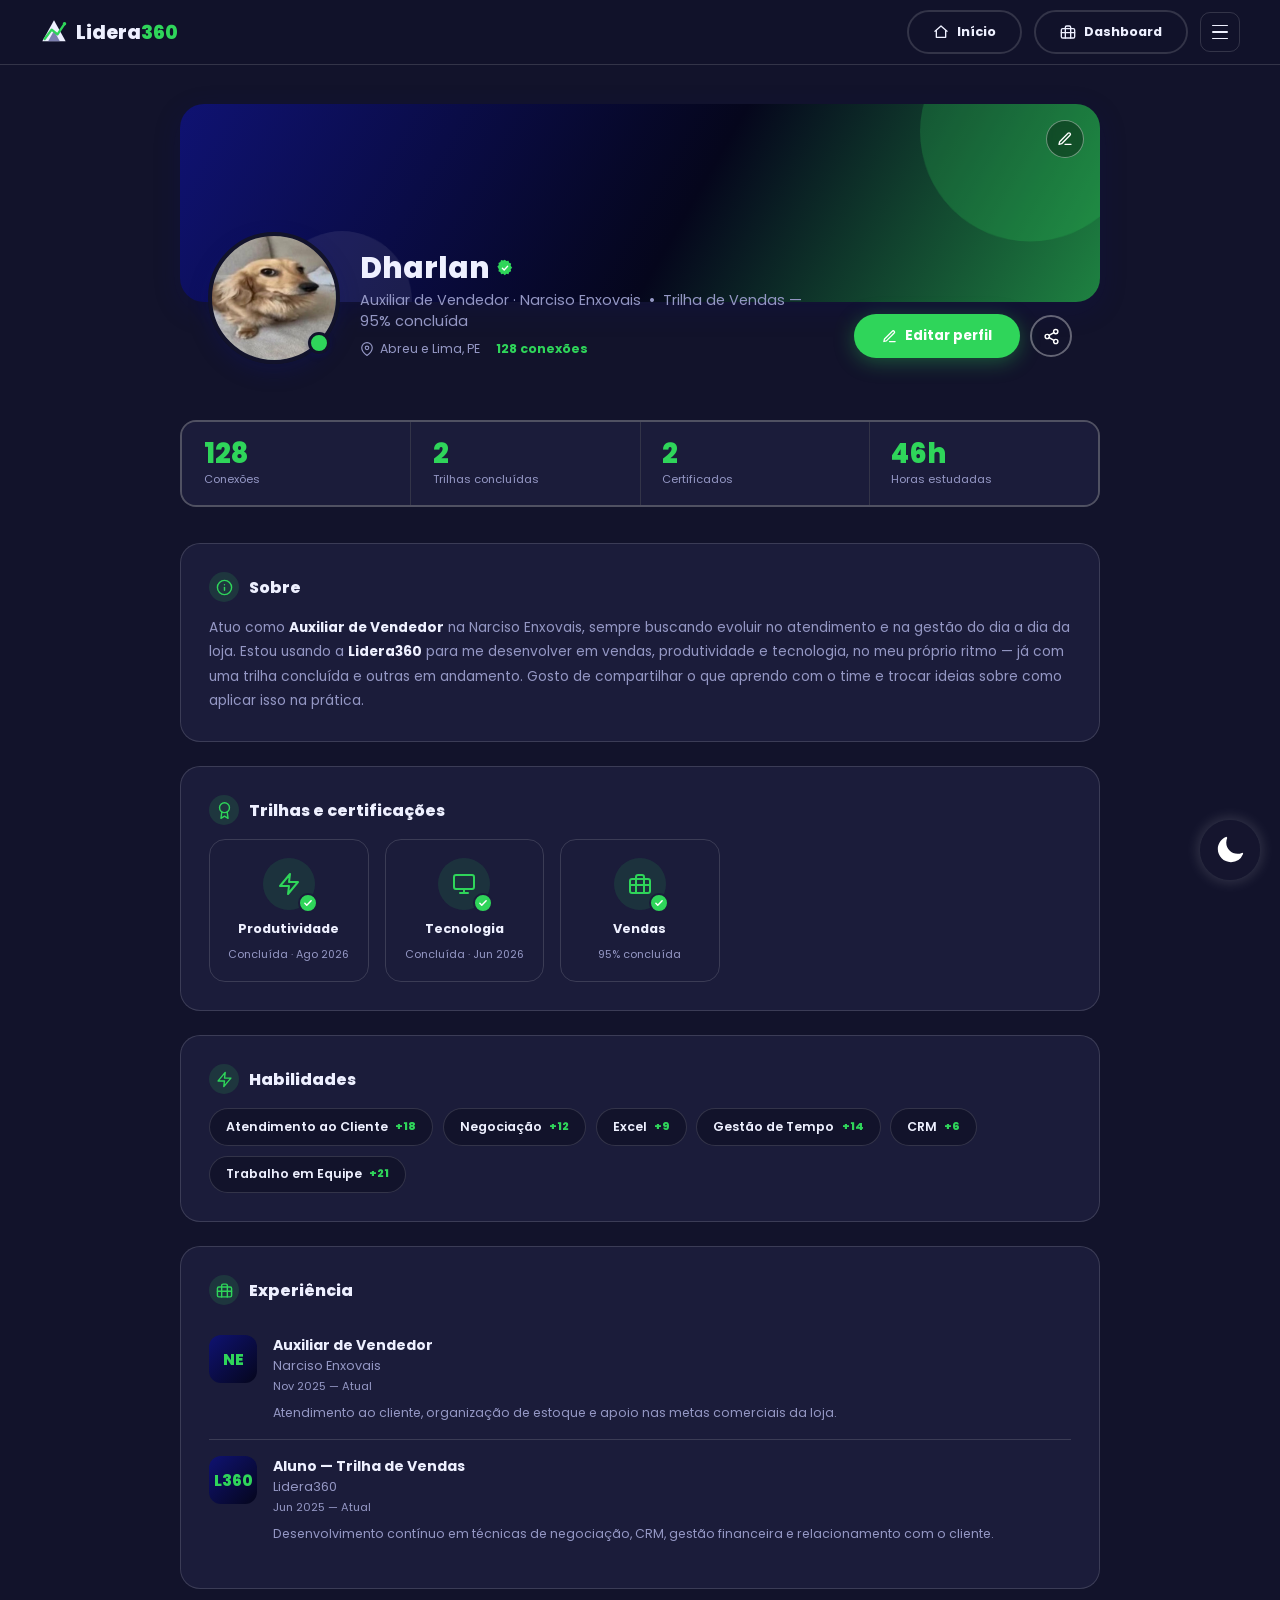
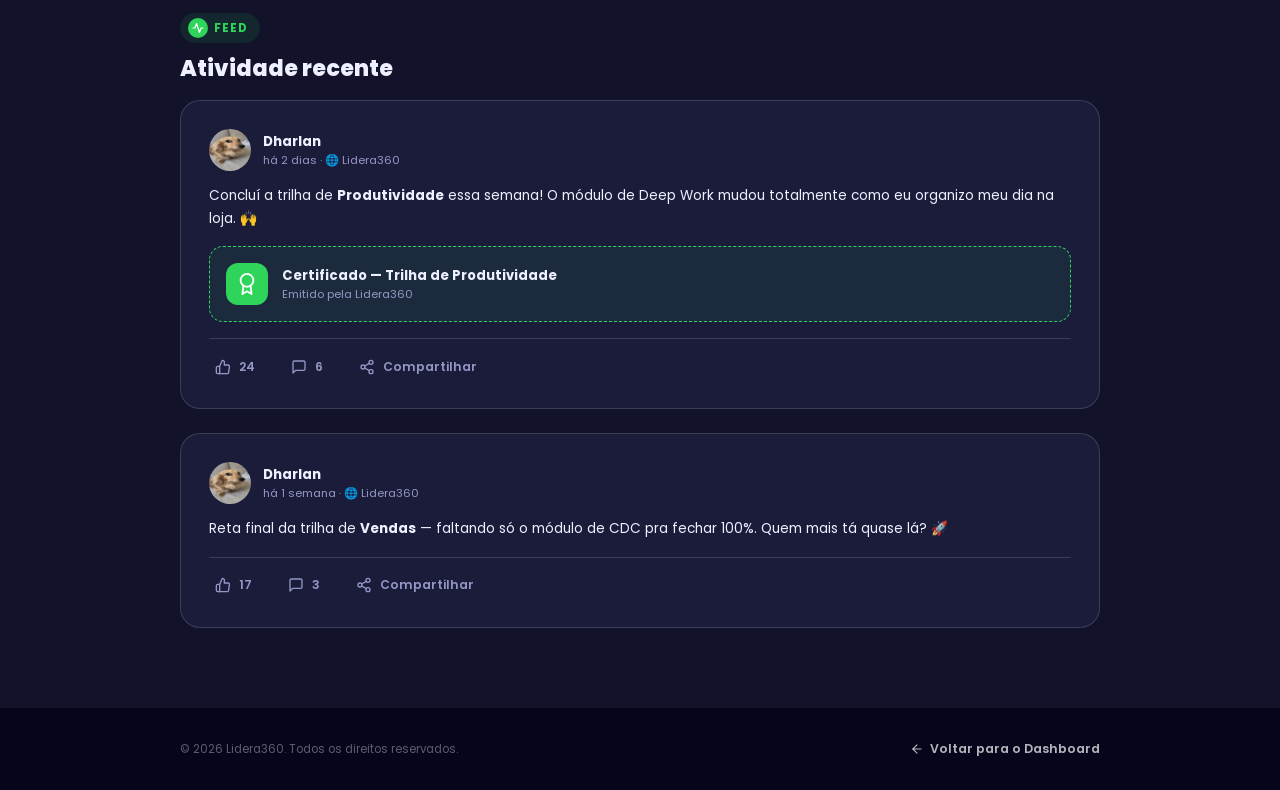
<file: perfil.html>
<!DOCTYPE html>
<html lang="pt-BR" class="theme-dark">
<head>
  <meta charset="UTF-8" />
  <meta name="viewport" content="width=device-width, initial-scale=1.0" />
  <title>Meu Perfil — Lidera360</title>
  <link rel="preconnect" href="https://fonts.googleapis.com" />
  <link rel="preconnect" href="https://fonts.gstatic.com" crossorigin />
  <link href="https://fonts.googleapis.com/css2?family=Poppins:wght@300;400;500;600;700;800&display=swap" rel="stylesheet" />
  <style>
    /* ── reset ─────────────────────────────────────── */
    *, *::before, *::after { box-sizing: border-box; margin: 0; padding: 0; }
    html { scroll-behavior: smooth; }
    body {
      font-family: 'Poppins', system-ui, sans-serif;
      background: var(--bg);
      color: var(--ink);
      -webkit-font-smoothing: antialiased;
      overflow-x: hidden;
      transition: background-color .35s ease, color .35s ease;
    }
    a { text-decoration: none; color: inherit; }
    button { font-family: 'Poppins', sans-serif; cursor: pointer; }
    img { display: block; }
    ul { list-style: none; }
    ::-webkit-scrollbar { width: 0; }
    /* ::selection nativa comentada — efeito de "marca-texto" via JS (ver script no fim do body) */
    /* ::selection { background: rgba(47,213,90,.3); color: var(--ink); } */
    ::selection { background: transparent; }

    * { -webkit-tap-highlight-color: transparent; tap-highlight-color: transparent; }
    a, button, input, textarea, [tabindex] { outline: none; }
    a:focus-visible, button:focus-visible, input:focus-visible,
    textarea:focus-visible, [tabindex]:focus-visible {
      outline: 2px solid var(--green);
      outline-offset: 2px;
    }

    /* ── tokens ────────────────────────────────────── */
    :root {
      --navy:   #0f1272;
      --navyd:  #090b52;
      --green:  #2fd55a;
      --greend: #22b847;
      --orange: #f97316;
      /* tema claro em off-white/creme em vez de branco puro (mesmos
         tokens do index.html): #ffffff em tela cheia é ofuscante, então
         --white (as SUPERFÍCIES: cards, nav, seções claras) virou um
         creme suave e --bg (o fundo da página) virou um creme um tom
         abaixo, mantendo a mesma distância entre os dois. */
      --bg:     #f2ebdc;
      --white:  #fbf7ed;
      --muted:  #6b7280;
      --border: rgba(15,18,114,.14);
      --ink:    var(--navy);
    }
    html.theme-dark {
      --bg:     #12132b;
      --white:  #1b1c3a;
      --muted:  #9497c4;
      --border: rgba(255,255,255,.14);
      --navyd:  #05061c;
      --ink:    #eef0ff;
    }
    @media (prefers-color-scheme: dark) {
      html.theme-auto {
        --bg:     #12132b;
        --white:  #1b1c3a;
        --muted:  #9497c4;
        --border: rgba(255,255,255,.14);
        --navyd:  #05061c;
        --ink:    #eef0ff;
      }
    }

    /* ── keyframes ─────────────────────────────────── */
    @keyframes fade-in   { from{opacity:0} to{opacity:1} }
    @keyframes fade-out  { from{opacity:1} to{opacity:0} }
    @keyframes menuLinkIn {
      from { opacity:0; transform:translateX(18px); }
      to   { opacity:1; transform:translateX(0); }
    }
    @keyframes dashCardIn {
      from { opacity:0; transform:translateY(10px); }
      to   { opacity:1; transform:translateY(0); }
    }
    @keyframes popIn {
      from { opacity:0; transform:scale(.85); }
      to   { opacity:1; transform:scale(1); }
    }

    /* ── scroll reveal (idêntico ao do index.html) ─────
       elementos com [data-reveal] começam invisíveis/deslocados e
       ganham a classe .in-view ao entrarem na viewport (ver script
       no fim do body). data-reveal-group cria stagger entre irmãos. */
    [data-reveal] {
      opacity: 0;
      transform: translateY(36px);
      transition: opacity .8s cubic-bezier(.16,1,.3,1), transform .8s cubic-bezier(.16,1,.3,1);
      will-change: opacity, transform;
    }
    [data-reveal].in-view { opacity: 1; transform: translateY(0); }
    [data-reveal="left"]  { transform: translateX(-48px); }
    [data-reveal="left"].in-view  { transform: translateX(0); }
    [data-reveal="right"] { transform: translateX(48px); }
    [data-reveal="right"].in-view { transform: translateX(0); }
    [data-reveal="scale"] { transform: scale(.9); }
    [data-reveal="scale"].in-view { transform: scale(1); }
    @media (prefers-reduced-motion: reduce) {
      [data-reveal] { opacity: 1 !important; transform: none !important; transition: none !important; }
    }

    /* ── layout helpers ────────────────────────────── */
    .wrap { max-width: 1000px; margin: 0 auto; padding: 0 2.5rem; }
    @media(max-width:768px){ .wrap{ padding:0 1.25rem; } }
    .hide-mobile { display:none; }
    @media(min-width:769px){ .hide-mobile{ display:flex; } }

    /* ── bolinhas decorativas do fundo ────────────────────
       Antes eram 100% estáticas. Agora cada uma deriva no seu próprio
       caminho (três variantes com durações que não fecham ciclo juntas,
       pra nunca sincronizarem) e ainda ganha profundidade no scroll.

       O scroll escreve a propriedade `translate`, e não `transform`:
       são propriedades DIFERENTES, então o parallax do JS e a animação
       de deriva daqui se compõem em vez de uma sobrescrever a outra —
       que é o que aconteceria se as duas disputassem `transform`. */
    .circle {
      position:absolute;
      border-radius:50%;
      pointer-events:none;
      will-change:transform;
      animation:circleDriftA 26s ease-in-out infinite;
    }
    .circle.drift-b { animation-name:circleDriftB; animation-duration:33s; }
    .circle.drift-c { animation-name:circleDriftC; animation-duration:41s; }

    @keyframes circleDriftA {
      0%, 100% { transform:translate(0,0)        scale(1);    }
      33%      { transform:translate(20px,-24px) scale(1.07); }
      66%      { transform:translate(-15px,13px) scale(.95);  }
    }
    @keyframes circleDriftB {
      0%, 100% { transform:translate(0,0)        scale(1);    }
      40%      { transform:translate(-26px,18px) scale(1.09); }
      70%      { transform:translate(13px,-20px) scale(.93);  }
    }
    @keyframes circleDriftC {
      0%, 100% { transform:translate(0,0)        scale(1);    }
      25%      { transform:translate(16px,22px)  scale(.94);  }
      60%      { transform:translate(-22px,-15px) scale(1.08); }
    }

    @media (prefers-reduced-motion: reduce) {
      .circle { animation:none; translate:none !important; }
    }

    /* ── buttons ────────────────────────────────────── */
    .btn-green {
      display:inline-flex; align-items:center; justify-content:center; gap:.5rem;
      padding:.75rem 1.75rem;
      background:var(--green); color:#fff;
      font-weight:700; font-size:.85rem;
      border:none; border-radius:50px;
      box-shadow:0 4px 20px rgba(47,213,90,.35);
      transition:background .2s, transform .15s;
      cursor:pointer;
    }
    .btn-green:hover { background:var(--greend); }
    .btn-green:active { transform:scale(.96); }
    .btn-green.full  { width:100%; }

    .btn-outline {
      display:inline-flex; align-items:center; justify-content:center; gap:.5rem;
      padding:.7rem 1.5rem;
      background:transparent; color:var(--ink);
      font-weight:700; font-size:.8rem;
      border:2px solid var(--navy); border-radius:50px;
      transition:background .2s, color .2s, transform .15s;
      cursor:pointer;
    }
    html.theme-dark .btn-outline { border-color:var(--border); }
    @media (prefers-color-scheme: dark) { html.theme-auto .btn-outline { border-color:var(--border); } }
    .btn-outline:hover { background:var(--navy); color:#fff; border-color:var(--navy); }
    .btn-outline:active { transform:scale(.96); }
    .btn-outline.full { width:100%; }

    .btn-icon {
      width:42px; height:42px; border-radius:50%;
      display:flex; align-items:center; justify-content:center;
      border:2px solid var(--border); background:transparent; color:var(--ink);
      transition:border-color .2s, background .2s, transform .15s;
      flex-shrink:0;
    }
    .btn-icon:hover { border-color:var(--navy); }
    .btn-icon:active { transform:scale(.92); }

    /* ── nav (igual ao dash.html) ─────────────────────── */
    .nav {
      position:fixed; top:0; left:0; right:0; z-index:40;
      /* creme translúcido, igual ao index (o alpha menor também deixa o
         backdrop-filter abaixo realmente aparecer) */
      background:rgba(251,247,237,.85);
      border-bottom:1px solid var(--border);
      backdrop-filter:blur(12px);
      -webkit-backdrop-filter:blur(12px);
      transition: background-color .35s ease, color .35s ease, border-color .35s ease;
    }
    html.theme-dark .nav { background: rgba(18,19,43,.85); }
    @media (prefers-color-scheme: dark) { html.theme-auto .nav { background: rgba(18,19,43,.85); } }

    .nav-inner {
      height:4rem; display:flex; align-items:center; justify-content:space-between;
      transition: height .5s cubic-bezier(.4,0,.2,1), padding .5s cubic-bezier(.4,0,.2,1), max-width .5s cubic-bezier(.4,0,.2,1);
    }
    /* estado "compacto": ativado via JS no scroll down —
       desktop: a nav fica mais fina e o conteúdo vai pras pontas.
       mobile: a nav fica mais "gorda" (mais alta) e o "Lidera" some do logo. */
    @media (min-width: 701px) {
      .nav.nav-compact .nav-inner {
        height:3.2rem;
        max-width:100% !important;
        padding-left:1.25rem !important;
        padding-right:1.25rem !important;
      }
    }
    @media (max-width: 700px) {
      .nav.nav-compact .nav-inner { height:4.15rem; }
    }

    .logo { display:flex; align-items:center; gap:.5rem; }
    .logo-text {
      display:inline-flex; align-items:baseline;
      font-weight:800; font-size:1.2rem; color:var(--ink);
    }
    .logo-text span { color:var(--green); }
    /* "Lidera" nunca fica verde — sempre na cor do texto (branco/ink) */
    .logo-text .logo-text-l { color:var(--ink); }
    /* "Lidera" some suavemente no scroll down (só mobile), deixando só o "360" */
    .logo-text-l {
      display:inline-block; overflow:hidden; white-space:nowrap;
      max-width:80px; opacity:1;
      transition: max-width .45s cubic-bezier(.4,0,.2,1), opacity .3s ease;
    }
    @media (max-width: 700px) {
      .nav.nav-compact .logo-text-l { max-width:0; opacity:0; }
      /* quando "Lidera" some, o "360" assume o lugar dele e fica branco (não mais verde) */
      .nav.nav-compact .logo-text-n { color:var(--ink); transition: color .3s ease; }
    }
    .logo-mark { flex-shrink:0; }
    html.theme-dark svg [fill="#0f1272"] { fill: var(--ink); }
    html.theme-dark svg [fill="#090b52"] { fill: #4b4f8f; }
    @media (prefers-color-scheme: dark) {
      html.theme-auto svg [fill="#0f1272"] { fill: var(--ink); }
      html.theme-auto svg [fill="#090b52"] { fill: #4b4f8f; }
    }

    .nav-actions { display:flex; align-items:center; gap:.75rem; transition: gap .5s cubic-bezier(.4,0,.2,1); }
    @media (min-width: 701px) { .nav.nav-compact .nav-actions { gap:0; } }

    /* grupo colapsável: Início + Dashboard somem juntos, suave, no scroll down —
       só resta o botão de menu (hamburguer) */
    .nav-links-group {
      display:flex; align-items:center; gap:.75rem;
      max-width:400px; opacity:1;
      overflow:hidden;
      transition: max-width .45s cubic-bezier(.4,0,.2,1), opacity .3s ease, margin .45s cubic-bezier(.4,0,.2,1);
    }
    @media (min-width: 701px) {
      .nav.nav-compact .nav-links-group {
        max-width:0; opacity:0; margin:0; pointer-events:none;
      }
    }

    .hamburger {
      display:flex; flex-direction:column; justify-content:center;
      align-items:center; gap:5px;
      width:40px; height:40px;
      border:1.5px solid var(--border); border-radius:10px;
      background:transparent;
      transition:background .2s, border-color .2s;
      flex-shrink:0;
    }
    .hamburger span {
      display:block; width:16px; height:1.5px;
      background:var(--navy); border-radius:2px;
      transition:transform .25s, opacity .2s, background .2s;
    }
    html.theme-dark .hamburger span { background: var(--ink); }
    html.theme-dark .hamburger { border-color: var(--border); }
    @media (prefers-color-scheme: dark) {
      html.theme-auto .hamburger span { background: var(--ink); }
      html.theme-auto .hamburger { border-color: var(--border); }
    }
    .hamburger.open { background:var(--bg); border-color:var(--green); }
    .hamburger.open span { background:var(--green); }
    .hamburger.open .bar1 { transform:rotate(45deg) translate(4.5px,4.5px); }
    .hamburger.open .bar2 { opacity:0; }
    .hamburger.open .bar3 { transform:rotate(-45deg) translate(4.5px,-4.5px); }

    @media (max-width: 700px) {
      .nav-actions .hide-mobile { display: none !important; }
      .hamburger { display: flex !important; }
    }

    /* ── slide menu (igual ao dash.html) ──────────────── */
    .menu-backdrop {
      position:fixed; inset:0; z-index:45;
      background:rgba(15, 18, 114, 0.192);
      opacity:0; pointer-events:none;
      transition:opacity .4s ease, backdrop-filter .4s ease, -webkit-backdrop-filter .4s ease;
    }
    .menu-backdrop.open {
      opacity:1; pointer-events:auto;
      backdrop-filter:blur(4px);
      -webkit-backdrop-filter:blur(4px);
    }
    .menu-panel {
      position:fixed; top:0; right:0; bottom:0; z-index:46;
      width:min(360px,88vw);
      background:var(--white);
      border-left:2px solid var(--green);
      transform:translateX(100%);
      opacity:.6;
      /* mesma suavidade (mais lenta) aplicada tanto na abertura quanto no fechamento */
      transition:transform .45s cubic-bezier(.16,1,.3,1), opacity .35s ease, box-shadow .4s ease,
                 background-color .35s ease, color .35s ease, border-color .35s ease;
      display:flex; flex-direction:column;
      box-shadow:-8px 0 48px rgba(15,18,114,0);
      overflow:hidden;
      will-change:transform;
    }
    .menu-panel.open {
      transform:translateX(0);
      opacity:1;
      box-shadow:-8px 0 48px rgba(15,18,114,.12);
    }
    .menu-header {
      display:flex; align-items:center; justify-content:space-between;
      padding:1.25rem 1.5rem;
      border-bottom:1px solid var(--border);
      position:relative; z-index:1;
    }
    .menu-close {
      width:36px; height:36px; border-radius:50%;
      border:1.5px solid var(--border); background:transparent;
      display:flex; align-items:center; justify-content:center;
      color:var(--ink); transition:border-color .2s;
    }
    .menu-close:hover { border-color:var(--ink); }
    /* atalhos em destaque, estilo "quadradinho de app" (igual ao index.html) */
    .menu-tiles {
      display:flex; gap:.75rem; flex-wrap:wrap;
      padding:1.25rem 1.5rem 0;
      position:relative; z-index:1;
    }
    .menu-tile {
      width:132px; height:112px;
      background:var(--navyd);
      border-radius:18px;
      padding:.85rem;
      display:flex; flex-direction:column; justify-content:space-between;
      box-shadow:0 8px 20px rgba(0,0,0,.25);
      transition:transform .2s ease, box-shadow .2s ease;
    }
    .menu-tile:hover { transform:translateY(-2px); box-shadow:0 10px 26px rgba(0,0,0,.32); }
    .menu-tile:active { transform:translateY(0) scale(.97); }
    .menu-tile-icon {
      width:32px; height:32px; border-radius:9px;
      background:rgba(47,213,90,.18);
      display:flex; align-items:center; justify-content:center;
      color:var(--green);
    }
    .menu-tile-label { font-size:.78rem; font-weight:600; line-height:1.25; color:#fff; }

    .menu-nav { flex:1; display:flex; flex-direction:column; padding:1.5rem; gap:.25rem; position:relative; z-index:1; }
    .menu-nav a {
      display:flex; align-items:center; justify-content:space-between;
      padding:.875rem 1rem; border-radius:12px;
      transition:background .15s;
      opacity:0;
      animation:menuLinkIn .5s cubic-bezier(.16,1,.3,1) both;
    }
    .menu-panel.open .menu-nav a:nth-child(1) { animation-delay:.10s; }
    .menu-panel.open .menu-nav a:nth-child(2) { animation-delay:.16s; }
    .menu-panel:not(.open) .menu-nav a { animation:none; opacity:0; }
    .menu-nav a:hover { background:var(--bg); }
    .menu-nav .link-title { font-weight:700; font-size:1rem; color:var(--ink); }
    .menu-nav .link-sub   { font-size:.72rem; color:var(--muted); margin-top:2px; }
    .menu-nav .arrow      { color:var(--green); flex-shrink:0; transition:transform .2s; }
    .menu-nav a:hover .arrow { transform:translateX(4px); }
    .menu-footer {
      padding:1.5rem;
      border-top:1px solid var(--border);
      display:flex; flex-direction:column; gap:.75rem;
      position:relative; z-index:1;
    }
    .menu-note { font-size:.7rem; text-align:center; color:var(--muted); }

    /* ── seções gerais / títulos ──────────────────────── */
    .section-eyebrow { font-size:.72rem; font-weight:600; letter-spacing:.1em; text-transform:uppercase; color:var(--green); margin-bottom:.25rem; }
    .section-title { font-size:clamp(1.1rem,2.4vw,1.4rem); font-weight:800; line-height:1.2; }

    .card {
      background:var(--white); border:1.5px solid var(--border);
      border-radius:20px; padding:1.75rem;
      transform-style: preserve-3d;
      will-change: transform;
      /* o transform do hover é escrito diretamente pelo JS a cada
         evento de mouse — aqui só definimos a transição pra quando o
         JS NÃO estiver mexendo (ex: :focus-within pelo teclado) */
      transition:box-shadow .3s ease, border-color .3s ease,
                 background-color .35s ease, transform .5s cubic-bezier(.16,1,.3,1);
    }
    .card + .card { margin-top:1.5rem; }
    .card:hover { box-shadow:0 8px 32px rgba(15,18,114,.08); }
    /* fallback só de teclado: sem JS de mousemove rolando, ainda
       precisa "vir pra frente" com transform simples via CSS */
    .card:focus-within {
      box-shadow:0 8px 32px rgba(15,18,114,.1);
      border-color:var(--green);
    }
    .card:focus-within:not(.is-tilting) {
      transform: perspective(1000px) translateY(-4px) scale3d(1.02,1.02,1.02);
    }

    /* ── capa + avatar ─────────────────────────────────── */
    .profile-hero { position:relative; padding:5.5rem 0 0; }
    @media(min-width:769px){ .profile-hero{ padding:6.5rem 0 0; } }

    /* ── capa: dois comportamentos, um por tema ─────────────────────
       O .profile-id (avatar + nome + headline + botões) é filho da
       .cover, e o gradiente é uma CAMADA à parte (.cover-bg) recortada
       em cima dele. Quem decide se o bloco fica dentro ou atravessa a
       borda é só o `bottom` dessa camada:

       • TEMA CLARO — .cover-bg vai até embaixo (bottom:0), o bloco todo
         fica sobre o gradiente escuro e o texto é branco. É o único
         jeito de funcionar aqui: com o fundo da página em creme, um
         bloco atravessando teria metade do texto no escuro e metade no
         claro, e nenhuma cor serve pros dois (era o bug do --muted
         sumindo).
       • TEMA ESCURO — .cover-bg recua (bottom:60px) e o bloco volta a
         atravessar a borda, como no design original. Funciona porque o
         fundo da página TAMBÉM é escuro: --ink e --muted são legíveis
         tanto sobre o gradiente quanto sobre a página.

       Como a diferença entre os dois é só `bottom` + `padding-top` +
       `color`, todas propriedades animáveis, a troca de tema desliza
       sozinha via transition — o gradiente "sobe/desce" e as cores do
       texto fazem cross-fade junto. */
    .cover {
      position:relative;
      min-height:190px;
      padding:4.5rem 1.25rem 1.5rem;
      display:flex; flex-direction:column; justify-content:flex-end;
      transition:padding-top .55s cubic-bezier(.16,1,.3,1);
    }
    @media(min-width:769px){ .cover{ min-height:240px; padding:5rem 1.75rem 1.75rem; } }

    .cover-bg {
      position:absolute;
      left:0; right:0; top:0; bottom:0;
      border-radius:24px; overflow:hidden;
      background:linear-gradient(120deg, var(--navy), var(--navyd) 55%, var(--green) 130%);
      box-shadow:0 8px 28px rgba(15,18,114,.18);
      transition:bottom .55s cubic-bezier(.16,1,.3,1);
    }
    /* o recuo do gradiente só vale no desktop: no mobile o .profile-id
       quebra em várias linhas (os botões descem pra linha de baixo) e a
       borda cairia no meio delas — lá o bloco fica sempre dentro */
    /* os 90px de recuo + 8rem de padding-top reproduzem o
       enquadramento original: gradiente com ~200px de altura, a borda
       cruzando o avatar mais ou menos na metade e passando logo abaixo
       do nome — a headline e a linha de local/conexões caem no fundo
       da página, como era antes */
    @media(min-width:769px){
      html.theme-dark .cover    { padding-top:8rem; }
      html.theme-dark .cover-bg { bottom:90px; }
    }
    @media (min-width:769px) and (prefers-color-scheme: dark) {
      html.theme-auto .cover    { padding-top:8rem; }
      html.theme-auto .cover-bg { bottom:90px; }
    }

    .cover-bg .circle:nth-child(1) { width:220px; height:220px; background:rgba(47,213,90,.22); top:-90px; right:-40px; }
    .cover-bg .circle:nth-child(2) { width:140px; height:140px; background:rgba(255,255,255,.08); bottom:-60px; left:10%; }
    .cover-edit {
      /* subiu pro topo: o rodapé da capa agora é dos botões de ação */
      position:absolute; right:1rem; top:1rem; z-index:3;
      width:38px; height:38px; border-radius:50%;
      background:rgba(0,0,0,.35); backdrop-filter:blur(4px);
      display:flex; align-items:center; justify-content:center;
      color:#fff; border:1.5px solid rgba(255,255,255,.4);
      transition:background .2s, transform .15s;
    }
    .cover-edit:hover { background:rgba(0,0,0,.55); }
    .cover-edit:active { transform:scale(.9); }

    .profile-id {
      display:flex; align-items:flex-end; gap:1.25rem;
      position:relative; z-index:2;
      flex-wrap:wrap;
    }

    /* avatar-lg é apenas o "quadro" posicionado (sem overflow:hidden) —
       assim o status-dot pode ficar sobre a borda do círculo sem ser
       cortado. Quem recorta a foto em círculo é o .avatar-lg-photo,
       um wrapper interno com overflow:hidden só nele. */
    .avatar-lg {
      width:104px; height:104px; flex-shrink:0;
      position:relative; cursor:pointer;
    }
    @media(min-width:769px){ .avatar-lg{ width:132px; height:132px; } }
    .avatar-lg-photo {
      position:absolute; inset:0; border-radius:50%; overflow:hidden;
      border:4px solid var(--bg);
      background:linear-gradient(135deg, var(--green), var(--navy));
      background-size:cover; background-position:center;
      color:#fff; font-weight:800; font-size:1.4rem;
      display:flex; align-items:center; justify-content:center;
      box-shadow:0 8px 20px rgba(15,18,114,.25);
    }
    .avatar-lg-overlay {
      position:absolute; inset:0; border-radius:50%;
      display:flex; align-items:center; justify-content:center;
      background:rgba(9,11,82,0); opacity:0;
      transition:opacity .25s ease, background-color .25s ease;
    }
    .avatar-lg:hover .avatar-lg-overlay { opacity:1; background:rgba(9,11,82,.45); }
    .avatar-lg-overlay svg { width:26px; height:26px; }
    .status-dot {
      position:absolute; bottom:8px; right:8px; z-index:2;
      width:18px; height:18px; border-radius:50%;
      background:var(--green); border:3px solid var(--bg);
      box-shadow:0 2px 6px rgba(15,18,114,.25);
      pointer-events:none;
    }
    @media(min-width:769px){ .status-dot{ width:22px; height:22px; bottom:10px; right:10px; } }

    /* cores do bloco de identidade — o par que acompanha o
       comportamento da .cover-bg acima:
       claro  = branco (o bloco está 100% sobre o gradiente)
       escuro = --ink/--muted (o bloco atravessa a borda, e esses dois
                são legíveis tanto no gradiente quanto na página)
       a transition faz o cross-fade das cores junto com o gradiente
       deslizando, quando o usuário troca de tema */
    .profile-name-block { flex:1; min-width:200px; padding-bottom:.35rem; }
    .profile-name { font-size:clamp(1.3rem,3vw,1.85rem); font-weight:800; line-height:1.15; display:flex; align-items:center; gap:.4rem; flex-wrap:wrap; color:#fff; transition:color .55s ease; }
    .verified-badge { color:var(--green); flex-shrink:0; }
    .profile-headline { font-size:.9rem; color:rgba(255,255,255,.82); margin-top:.3rem; transition:color .55s ease; }
    .profile-meta { display:flex; flex-wrap:wrap; gap:1rem; margin-top:.55rem; font-size:.78rem; color:rgba(255,255,255,.72); transition:color .55s ease; }

    /* só no desktop, porque só lá o gradiente recua (ver .cover-bg) */
    @media(min-width:769px){
      html.theme-dark .profile-name     { color:var(--ink); }
      html.theme-dark .profile-headline,
      html.theme-dark .profile-meta     { color:var(--muted); }
    }
    @media (min-width:769px) and (prefers-color-scheme: dark) {
      html.theme-auto .profile-name     { color:var(--ink); }
      html.theme-auto .profile-headline,
      html.theme-auto .profile-meta     { color:var(--muted); }
    }
    .profile-meta span { display:inline-flex; align-items:center; gap:.35rem; }
    .profile-meta svg { width:14px; height:14px; flex-shrink:0; }
    .profile-meta .conexoes { color:var(--green); font-weight:700; }

    .profile-actions { display:flex; align-items:center; gap:.6rem; padding-bottom:.35rem; margin-left:auto; }
    /* o .btn-icon padrão usa --ink/--border, que sobre a capa escura
       viravam navy-sobre-navy no tema claro (o botão sumia) */
    .profile-actions .btn-icon { border-color:rgba(255,255,255,.35); color:#fff; }
    .profile-actions .btn-icon:hover { border-color:#fff; background:rgba(255,255,255,.12); }

    /* ── faixa de estatísticas ─────────────────────────── */
    .stats-bar {
      display:grid; grid-template-columns:1fr 1fr;
      border:2px solid var(--border);
      border-radius:16px; overflow:hidden;
      margin-top:1.75rem;
      gap:1px; background:var(--border);
    }
    @media(min-width:769px){ .stats-bar{ grid-template-columns:repeat(4,1fr); } }
    .stat-cell { background:var(--white); padding:1.1rem 1.35rem; transition:background-color .35s ease; }
    .stat-val  { font-size:clamp(1.3rem,3vw,1.7rem); font-weight:800; color:var(--green); line-height:1; }
    .stat-lbl  { font-size:.7rem; color:var(--muted); margin-top:4px; }

    .profile-body { padding:2.25rem 0 5rem; display:flex; flex-direction:column; gap:1.5rem; }

    .card-title { font-size:1rem; font-weight:800; margin-bottom:.9rem; display:flex; align-items:center; gap:.6rem; }

    /* selo do ícone do card — mesma linguagem do .check-badge da lista
       "sobre nós" do index: no hover ele se pinta de verde, o ícone dá
       uma escalada com overshoot e sai um anel de ripple.
       O gatilho é o hover do CARD inteiro (e não só do título), pra
       casar com o tilt 3D que o card já faz — assim o ícone reage no
       mesmo momento em que o card se mexe. */
    .card-icon {
      position:relative;
      flex-shrink:0;
      width:30px; height:30px; border-radius:50%;
      display:flex; align-items:center; justify-content:center;
      background:rgba(47,213,90,.14);
      color:var(--green);
      transition:background-color .3s ease, color .3s ease;
    }
    .card-title svg {
      width:17px; height:17px; color:inherit; flex-shrink:0;
      transition:transform .35s cubic-bezier(.34,1.56,.64,1);
    }
    .card-icon::after {
      content:"";
      position:absolute; inset:0;
      border-radius:50%;
      border:1.5px solid var(--green);
      opacity:0;
      pointer-events:none;
    }
    .card:hover .card-icon { background:var(--green); color:#fff; }
    .card:hover .card-icon svg { transform:scale(1.15); }
    .card:hover .card-icon::after { animation:cardIconRipple .7s ease forwards; }

    @keyframes cardIconRipple {
      from { opacity:.55; transform:scale(1); }
      to   { opacity:0;   transform:scale(1.9); }
    }

    @media (prefers-reduced-motion: reduce) {
      .card:hover .card-icon svg { transform:none; }
      .card:hover .card-icon::after { animation:none; }
    }
    .about-text { font-size:.86rem; line-height:1.75; color:var(--muted); }
    .about-text strong { color:var(--ink); }

    /* ── badges de trilhas concluídas ──────────────────── */
    .badge-grid { display:grid; grid-template-columns:repeat(auto-fill,minmax(150px,1fr)); gap:1rem; }
    .badge-item {
      display:flex; flex-direction:column; align-items:center; text-align:center; gap:.6rem;
      padding:1.1rem .75rem; border:1.5px solid var(--border); border-radius:16px;
      opacity:0; animation:dashCardIn .5s ease both;
      transition:border-color .25s ease, transform .25s ease, box-shadow .25s ease;
    }
    .badge-item:hover { border-color:var(--green); transform:translateY(-4px); box-shadow:0 10px 24px rgba(15,18,114,.1); }
    .badge-icon {
      width:52px; height:52px; border-radius:50%;
      background:rgba(47,213,90,.12); color:var(--green);
      display:flex; align-items:center; justify-content:center;
      position:relative;
    }
    .badge-icon svg { width:24px; height:24px; }
    .badge-check {
      position:absolute; bottom:-3px; right:-3px;
      width:20px; height:20px; border-radius:50%;
      background:var(--green); border:2.5px solid var(--white);
      display:flex; align-items:center; justify-content:center; color:#fff;
    }
    .badge-check svg { width:10px; height:10px; }
    .badge-name { font-size:.8rem; font-weight:700; }
    .badge-sub { font-size:.68rem; color:var(--muted); }

    /* ── skills ─────────────────────────────────────────── */
    .skills-wrap { display:flex; flex-wrap:wrap; gap:.6rem; }
    .skill-tag {
      display:inline-flex; align-items:center; gap:.45rem;
      padding:.55rem 1rem; border-radius:50px;
      background:var(--bg); border:1.5px solid var(--border);
      font-size:.78rem; font-weight:600; color:var(--ink);
      opacity:0; animation:popIn .4s ease both;
      transition:border-color .2s, transform .15s;
    }
    .skill-tag:hover { border-color:var(--green); transform:translateY(-2px); }
    .skill-tag .endorse { font-size:.68rem; color:var(--green); font-weight:800; }

    /* ── experiência ────────────────────────────────────── */
    .exp-item { display:flex; gap:1rem; padding:1rem 0; }
    .exp-item + .exp-item { border-top:1px solid var(--border); }
    .exp-logo {
      width:48px; height:48px; border-radius:12px; flex-shrink:0;
      background:linear-gradient(135deg, var(--navy), var(--navyd));
      display:flex; align-items:center; justify-content:center;
      color:var(--green); font-weight:800; font-size:.95rem;
    }
    .exp-role { font-weight:700; font-size:.88rem; }
    .exp-company { font-size:.8rem; color:var(--muted); margin-top:1px; }
    .exp-period { font-size:.7rem; color:var(--muted); margin-top:3px; }
    .exp-desc { font-size:.78rem; color:var(--muted); line-height:1.6; margin-top:.5rem; }

    /* ── feed de atividade ─────────────────────────────── */
    .feed-eyebrow {
      display:inline-flex; align-items:center; gap:.4rem;
      padding:.32rem .75rem .32rem .5rem; border-radius:20px;
      background:rgba(47,213,90,.1); color:var(--green);
      font-size:.72rem; font-weight:700; letter-spacing:.08em; text-transform:uppercase;
    }
    .feed-eyebrow-icon {
      width:20px; height:20px; border-radius:50%; flex-shrink:0;
      background:var(--green); color:#fff;
      display:flex; align-items:center; justify-content:center;
    }
    .feed-eyebrow-icon svg { width:12px; height:12px; }
    .post-card { opacity:0; animation:dashCardIn .5s ease both; }
    .post-head { display:flex; align-items:center; gap:.75rem; margin-bottom:.9rem; }
    .post-avatar {
      width:42px; height:42px; border-radius:50%; flex-shrink:0;
      background:linear-gradient(135deg, var(--green), var(--navy));
      background-size:cover; background-position:center;
    }
    .post-author { font-size:.85rem; font-weight:700; }
    .post-time { font-size:.7rem; color:var(--muted); }
    .post-text { font-size:.85rem; line-height:1.65; color:var(--ink); margin-bottom:1rem; }
    .post-certificate {
      position:relative; overflow:hidden;
      display:flex; align-items:center; gap:.85rem;
      padding:1rem; border-radius:14px;
      background:rgba(47,213,90,.08); border:1.5px dashed var(--green);
      margin-bottom:1rem;
    }
    /* brilho de vidro: uma faixa diagonal que varre da esquerda pra
       direita apenas quando o post-card é hovered, uma vez por hover */
    .post-certificate::after {
      content:''; position:absolute; top:0; left:-60%;
      width:45%; height:100%;
      background:linear-gradient(115deg, transparent 0%, rgba(255,255,255,0) 30%,
                  rgba(255,255,255,.65) 50%, rgba(255,255,255,0) 70%, transparent 100%);
      transform:skewX(-20deg);
      pointer-events:none;
    }
    .post-card:hover .post-certificate::after { animation:certShine 1s ease; }
    @keyframes certShine {
      from { left:-60%; }
      to   { left:140%; }
    }
    .post-certificate .cert-icon {
      width:42px; height:42px; border-radius:12px; flex-shrink:0;
      background:var(--green); color:#fff;
      display:flex; align-items:center; justify-content:center;
    }
    .post-certificate .cert-icon svg { width:22px; height:22px; }
    .post-certificate .cert-name { font-weight:700; font-size:.82rem; }
    .post-certificate .cert-sub { font-size:.7rem; color:var(--muted); }

    .post-actions { display:flex; gap:1.5rem; padding-top:.85rem; border-top:1px solid var(--border); }
    .post-action {
      display:flex; align-items:center; gap:.45rem;
      font-size:.76rem; font-weight:600; color:var(--muted);
      background:none; border:none; padding:.3rem .4rem; border-radius:8px;
      transition:color .2s, background .2s, transform .1s;
    }
    .post-action svg { width:16px; height:16px; transition:transform .2s; }
    .post-action:hover { color:var(--ink); background:var(--bg); }
    .post-action:active { transform:scale(.94); }
    .post-action.liked { color:var(--green); }
    .post-action.liked svg { fill:var(--green); stroke:var(--green); transform:scale(1.1); }

    /* ── rodapé simples ────────────────────────────────── */
    footer { background:var(--navyd); color:rgba(255,255,255,.55); padding:2rem 0; transition:background-color .35s ease; }
    .footer-inner { max-width:1000px; margin:0 auto; padding:0 2.5rem; display:flex; flex-wrap:wrap; justify-content:space-between; align-items:center; gap:1rem; }
    @media(max-width:768px){ .footer-inner{ padding:0 1.25rem; } }
    .footer-copy { font-size:.72rem; color:rgba(255,255,255,.35); }
    .footer-back { font-size:.78rem; font-weight:600; color:rgba(255,255,255,.7); display:inline-flex; align-items:center; gap:.4rem; transition:color .2s; }
    .footer-back:hover { color:#fff; }

    /* ── floating theme-toggle button (injetado por themeSwitch.js) ── */
    .theme-toggle { top: auto !important; bottom: 20px !important; right: 20px !important; z-index: 41 !important; }
    @media (max-width: 480px) {
      .theme-toggle { width: 48px !important; height: 48px !important; bottom: 16px !important; right: 16px !important; }
      .theme-toggle .sun-icon, .theme-toggle .moon-icon { width: 24px !important; height: 24px !important; }
    }
  </style>
</head>
<body>

<!-- ── Slide menu backdrop ────────────────────────── -->
<div class="menu-backdrop" id="menuBackdrop"></div>

<!-- ── Slide menu panel ─────────────────────────────── -->
<div class="menu-panel" id="menuPanel">
  <div class="circle" style="width:200px;height:200px;background:rgba(47,213,90,.07);top:-60px;right:-60px;"></div>
  <div class="circle" style="width:120px;height:120px;background:rgba(249,115,22,.07);bottom:40px;left:-40px;"></div>

  <div class="menu-header">
    <div class="logo">
      <svg class="logo-mark" width="28" height="28" viewBox="0 0 48 48" fill="none">
        <polygon points="24,4 44,40 4,40" fill="#0f1272"/>
        <polygon points="14,40 24,22 34,40" fill="#090b52" opacity=".7"/>
        <polyline points="8,36 20,20 30,28 42,10" stroke="#2fd55a" stroke-width="4" stroke-linecap="round" stroke-linejoin="round" fill="none"/>
        <circle cx="42" cy="10" r="3" fill="#2fd55a"/>
      </svg>
      <span class="logo-text">Lidera<span>360</span></span>
    </div>
    <button class="menu-close" id="menuClose" aria-label="Fechar">
      <svg width="14" height="14" viewBox="0 0 14 14" fill="none">
        <path d="M1 1l12 12M13 1L1 13" stroke="currentColor" stroke-width="1.5" stroke-linecap="round"/>
      </svg>
    </button>
  </div>

    <!-- <div class="menu-tiles">
      <a href="dash.html" class="menu-tile">
        <div class="menu-tile-icon">
          <svg width="18" height="18" viewBox="0 0 24 24" fill="none" stroke="currentColor" stroke-width="1.8" stroke-linecap="round" stroke-linejoin="round">
            <rect x="3" y="3" width="18" height="18" rx="4" opacity=".3"/>
            <path d="M7 15l3.2-3.6 2.3 2 4.5-5.4"/>
            <circle cx="17" cy="8" r="1.1" fill="currentColor" stroke="none"/>
          </svg>
        </div>
        <span class="menu-tile-label">Dashboard de performance</span>
      </a>
      <a href="index.html" class="menu-tile">
        <div class="menu-tile-icon">
          <svg width="18" height="18" viewBox="0 0 24 24" fill="none" stroke="currentColor" stroke-width="1.8" stroke-linecap="round" stroke-linejoin="round">
            <path d="M3 11l9-8 9 8"/>
            <path d="M5 10v10a1 1 0 0 0 1 1h4v-6h4v6h4a1 1 0 0 0 1-1V10"/>
          </svg>
        </div>
        <span class="menu-tile-label">Página inicial</span>
      </a>
    </div> -->

  <nav class="menu-nav">
        <a href="index.html">
      <div>
        <p class="link-title">Início</p>
        <p class="link-sub">Voltar para a página inicial</p>
      </div>
      <svg class="arrow" width="16" height="16" viewBox="0 0 16 16" fill="none"><path d="M3 8h10M9 4l4 4-4 4" stroke="currentColor" stroke-width="2" stroke-linecap="round" stroke-linejoin="round"/></svg>
    </a>
    <a href="dash.html">
      <div>
        <p class="link-title">Dashboard</p>
        <p class="link-sub">Suas trilhas e progresso</p>
      </div>
      <svg class="arrow" width="16" height="16" viewBox="0 0 16 16" fill="none"><path d="M3 8h10M9 4l4 4-4 4" stroke="currentColor" stroke-width="2" stroke-linecap="round" stroke-linejoin="round"/></svg>
    </a>
  </nav>

  <div class="menu-footer">
    <!-- <button class="btn-green full" onclick="window.location='dash.html'">
      <svg width="16" height="16" viewBox="0 0 24 24" fill="none" stroke="currentColor" stroke-width="2" stroke-linecap="round" stroke-linejoin="round"><rect x="2" y="7" width="20" height="14" rx="2"/><path d="M16 21V5a2 2 0 0 0-2-2h-4a2 2 0 0 0-2 2v16"/><path d="M2 13h20"/></svg>
      Ir para o Dashboard
    </button> -->
    <p class="menu-note">Você está no seu Perfil pessoal</p>
  </div>
</div>

<!-- ── Nav ────────────────────────────────────────── -->
<header class="nav">
  <div class="wrap nav-inner" style="max-width:1280px;">
    <a href="index.html" class="logo">
      <svg class="logo-mark" width="28" height="28" viewBox="0 0 48 48" fill="none">
        <polygon points="24,4 44,40 4,40" fill="#0f1272"/>
        <polygon points="14,40 24,22 34,40" fill="#090b52" opacity=".7"/>
        <polyline points="8,36 20,20 30,28 42,10" stroke="#2fd55a" stroke-width="4" stroke-linecap="round" stroke-linejoin="round" fill="none"/>
        <circle cx="42" cy="10" r="3" fill="#2fd55a"/>
      </svg>
      <span class="logo-text"><span class="logo-text-l">Lidera</span><span class="logo-text-n">360</span></span>
    </a>

    <div class="nav-actions">
      <div class="nav-links-group">
        <a href="index.html" class="btn-outline hide-mobile">
          <svg width="16" height="16" viewBox="0 0 24 24" fill="none" stroke="currentColor" stroke-width="2" stroke-linecap="round" stroke-linejoin="round"><path d="M3 11l9-8 9 8"/><path d="M5 10v10h14V10"/></svg>
          Início
        </a>
        <a href="dash.html" class="btn-outline hide-mobile">
          <svg width="16" height="16" viewBox="0 0 24 24" fill="none" stroke="currentColor" stroke-width="2" stroke-linecap="round" stroke-linejoin="round"><rect x="2" y="7" width="20" height="14" rx="2"/><path d="M16 21V5a2 2 0 0 0-2-2h-4a2 2 0 0 0-2 2v16"/><path d="M2 13h20"/></svg>
          Dashboard
        </a>
      </div>
      <button class="hamburger" id="hamburger" aria-label="Menu">
        <span class="bar1"></span>
        <span class="bar2"></span>
        <span class="bar3"></span>
      </button>
    </div>
  </div>
</header>

<!-- ── Capa + identidade do perfil ───────────────────── -->
<section class="profile-hero">
  <div class="wrap" data-reveal="scale">
    <div class="cover">
      <!-- o gradiente virou uma CAMADA separada (.cover-bg) em vez de
           ser o fundo da .cover: é ela que recua no tema escuro, pra
           que o bloco de identidade volte a atravessar a borda da capa.
           Os círculos decorativos moram dentro dela porque é ela quem
           tem o overflow:hidden que os recorta. -->
      <div class="cover-bg">
        <div class="circle"></div>
        <div class="circle"></div>
        <button class="cover-edit" aria-label="Editar capa">
          <svg width="16" height="16" viewBox="0 0 24 24" fill="none" stroke="currentColor" stroke-width="2" stroke-linecap="round" stroke-linejoin="round"><path d="M12 20h9"/><path d="M16.5 3.5a2.12 2.12 0 0 1 3 3L7 19l-4 1 1-4Z"/></svg>
        </button>
      </div>

      <div class="profile-id">
        <div class="avatar-lg" id="profileAvatar">
          <div class="avatar-lg-photo" style="background-image:url('/src/img/chorro_avatar.jpg');">
            <span class="avatar-lg-overlay">
              <svg viewBox="0 0 24 24" fill="none" stroke="#fff" stroke-width="2" stroke-linecap="round" stroke-linejoin="round">
                <path d="M20 21v-2a4 4 0 0 0-4-4H8a4 4 0 0 0-4 4v2"/>
                <circle cx="12" cy="7" r="4"/>
              </svg>
            </span>
          </div>
          <span class="status-dot" title="Online"></span>
        </div>

        <div class="profile-name-block">
          <p class="profile-name">
            Dharlan
          <svg class="verified-badge" width="18" height="18" viewBox="0 0 24 24" fill="currentColor"><path d="M12 2l2.4 2.1 3.1-.6 1 3 2.9 1.3-.6 3.1L23 14l-2.2 2.1.6 3.1-2.9 1.3-1 3-3.1-.6L12 25l-2.4-2.1-3.1.6-1-3-2.9-1.3.6-3.1L1 12l2.2-2.1-.6-3.1 2.9-1.3 1-3 3.1.6L12 2z" transform="scale(.9) translate(1,-1)"/><path d="M8.5 12.2l2.4 2.4 4.6-4.9" fill="none" stroke="#fff" stroke-width="1.8" stroke-linecap="round" stroke-linejoin="round"/></svg>
          </p>
          <p class="profile-headline">Auxiliar de Vendedor · Narciso Enxovais &nbsp;•&nbsp; Trilha de Vendas — 95% concluída</p>
          <div class="profile-meta">
            <span><svg viewBox="0 0 24 24" fill="none" stroke="currentColor" stroke-width="2" stroke-linecap="round" stroke-linejoin="round"><path d="M21 10c0 7-9 13-9 13s-9-6-9-13a9 9 0 0 1 18 0z"/><circle cx="12" cy="10" r="3"/></svg>Abreu e Lima, PE</span>
            <span class="conexoes">128 conexões</span>
          </div>
        </div>

        <div class="profile-actions">
          <button class="btn-green">
            <svg width="15" height="15" viewBox="0 0 24 24" fill="none" stroke="currentColor" stroke-width="2" stroke-linecap="round" stroke-linejoin="round"><path d="M12 20h9"/><path d="M16.5 3.5a2.12 2.12 0 0 1 3 3L7 19l-4 1 1-4Z"/></svg>
            <span class="hide-mobile">Editar perfil</span>
          </button>
          <button class="btn-icon" aria-label="Compartilhar">
            <svg width="17" height="17" viewBox="0 0 24 24" fill="none" stroke="currentColor" stroke-width="2" stroke-linecap="round" stroke-linejoin="round"><circle cx="18" cy="5" r="3"/><circle cx="6" cy="12" r="3"/><circle cx="18" cy="19" r="3"/><line x1="8.6" y1="13.5" x2="15.4" y2="17.5"/><line x1="15.4" y1="6.5" x2="8.6" y2="10.5"/></svg>
          </button>
        </div>
      </div>
    </div>

    <!-- resumo rápido -->
    <div class="stats-bar">
      <div class="stat-cell"><p class="stat-val" id="statConexoes">0</p><p class="stat-lbl">Conexões</p></div>
      <div class="stat-cell"><p class="stat-val" id="statConcluidas">0</p><p class="stat-lbl">Trilhas concluídas</p></div>
      <div class="stat-cell"><p class="stat-val" id="statCertificados">0</p><p class="stat-lbl">Certificados</p></div>
      <div class="stat-cell"><p class="stat-val" id="statHoras">0h</p><p class="stat-lbl">Horas estudadas</p></div>
    </div>
  </div>
</section>

<!-- ── Corpo do perfil ────────────────────────────────── -->
<section class="profile-body">
  <div class="wrap">

    <!-- Sobre -->
    <div class="card" data-reveal>
      <p class="card-title">
        <span class="card-icon"><svg viewBox="0 0 24 24" fill="none" stroke="currentColor" stroke-width="2" stroke-linecap="round" stroke-linejoin="round"><circle cx="12" cy="12" r="10"/><line x1="12" y1="16" x2="12" y2="12"/><line x1="12" y1="8" x2="12.01" y2="8"/></svg></span>
        Sobre
      </p>
      <p class="about-text">
        Atuo como <strong>Auxiliar de Vendedor</strong> na Narciso Enxovais, sempre buscando evoluir no atendimento e na gestão do dia a dia da loja.
        Estou usando a <strong>Lidera360</strong> para me desenvolver em vendas, produtividade e tecnologia, no meu próprio ritmo — já com uma trilha
        concluída e outras em andamento. Gosto de compartilhar o que aprendo com o time e trocar ideias sobre como aplicar isso na prática.
      </p>
    </div>

    <!-- Trilhas concluídas / certificações -->
    <div class="card" data-reveal>
      <p class="card-title">
        <span class="card-icon"><svg viewBox="0 0 24 24" fill="none" stroke="currentColor" stroke-width="2" stroke-linecap="round" stroke-linejoin="round"><circle cx="12" cy="8" r="7"/><polyline points="8.21 13.89 7 23 12 20 17 23 15.79 13.88"/></svg></span>
        Trilhas e certificações
      </p>
      <div class="badge-grid" id="badgeGrid"></div>
    </div>

    <!-- Habilidades -->
    <div class="card" data-reveal>
      <p class="card-title">
        <span class="card-icon"><svg viewBox="0 0 24 24" fill="none" stroke="currentColor" stroke-width="2" stroke-linecap="round" stroke-linejoin="round"><polygon points="13 2 3 14 12 14 11 22 21 10 12 10 13 2"/></svg></span>
        Habilidades
      </p>
      <div class="skills-wrap" id="skillsWrap"></div>
    </div>

    <!-- Experiência -->
    <div class="card" data-reveal>
      <p class="card-title">
        <span class="card-icon"><svg viewBox="0 0 24 24" fill="none" stroke="currentColor" stroke-width="2" stroke-linecap="round" stroke-linejoin="round"><rect x="2" y="7" width="20" height="14" rx="2"/><path d="M16 21V5a2 2 0 0 0-2-2h-4a2 2 0 0 0-2 2v16"/><path d="M2 13h20"/></svg></span>
        Experiência
      </p>
      <div class="exp-item">
        <div class="exp-logo">NE</div>
        <div>
          <p class="exp-role">Auxiliar de Vendedor</p>
          <p class="exp-company">Narciso Enxovais</p>
          <p class="exp-period">Nov 2025 — Atual</p>
          <p class="exp-desc">Atendimento ao cliente, organização de estoque e apoio nas metas comerciais da loja.</p>
        </div>
      </div>
      <div class="exp-item">
        <div class="exp-logo">L360</div>
        <div>
          <p class="exp-role">Aluno — Trilha de Vendas</p>
          <p class="exp-company">Lidera360</p>
          <p class="exp-period">Jun 2025 — Atual</p>
          <p class="exp-desc">Desenvolvimento contínuo em técnicas de negociação, CRM, gestão financeira e relacionamento com o cliente.</p>
        </div>
      </div>
    </div>

    <!-- Atividade recente (feed estilo rede social) -->
    <div data-reveal style="padding-top:1.5rem;">
      <span class="feed-eyebrow" style="margin-bottom:.75rem;">
        <span class="feed-eyebrow-icon">
          <svg viewBox="0 0 24 24" fill="none" stroke="currentColor" stroke-width="2.4" stroke-linecap="round" stroke-linejoin="round"><path d="M22 12h-4l-3 9L9 3l-3 9H2"/></svg>
        </span>
        Feed
      </span>
      <h2 class="section-title" style="margin-bottom:1.1rem;">Atividade recente</h2>
    </div>

    <div class="card post-card" style="animation-delay:.05s;">
      <div class="post-head">
        <div class="post-avatar" style="background-image:url('/src/img/chorro_avatar.jpg');"></div>
        <div>
          <p class="post-author">Dharlan</p>
          <p class="post-time">há 2 dias · 🌐 Lidera360</p>
        </div>
      </div>
      <p class="post-text">Concluí a trilha de <strong>Produtividade</strong> essa semana! O módulo de Deep Work mudou totalmente como eu organizo meu dia na loja. 🙌</p>
      <div class="post-certificate">
        <div class="cert-icon"><svg viewBox="0 0 24 24" fill="none" stroke="currentColor" stroke-width="2" stroke-linecap="round" stroke-linejoin="round"><circle cx="12" cy="8" r="7"/><polyline points="8.21 13.89 7 23 12 20 17 23 15.79 13.88"/></svg></div>
        <div>
          <p class="cert-name">Certificado — Trilha de Produtividade</p>
          <p class="cert-sub">Emitido pela Lidera360</p>
        </div>
      </div>
      <div class="post-actions">
        <button class="post-action like-btn" type="button">
          <svg viewBox="0 0 24 24" fill="none" stroke="currentColor" stroke-width="2" stroke-linecap="round" stroke-linejoin="round"><path d="M14 9V5a3 3 0 0 0-3-3l-4 9v11h11.28a2 2 0 0 0 2-1.7l1.38-9a2 2 0 0 0-2-2.3H14z"/><path d="M7 22H4a2 2 0 0 1-2-2v-7a2 2 0 0 1 2-2h3"/></svg>
          <span class="like-count">24</span>
        </button>
        <button class="post-action" type="button">
          <svg viewBox="0 0 24 24" fill="none" stroke="currentColor" stroke-width="2" stroke-linecap="round" stroke-linejoin="round"><path d="M21 15a2 2 0 0 1-2 2H7l-4 4V5a2 2 0 0 1 2-2h14a2 2 0 0 1 2 2z"/></svg>
          6
        </button>
        <button class="post-action" type="button">
          <svg viewBox="0 0 24 24" fill="none" stroke="currentColor" stroke-width="2" stroke-linecap="round" stroke-linejoin="round"><circle cx="18" cy="5" r="3"/><circle cx="6" cy="12" r="3"/><circle cx="18" cy="19" r="3"/><line x1="8.6" y1="13.5" x2="15.4" y2="17.5"/><line x1="15.4" y1="6.5" x2="8.6" y2="10.5"/></svg>
          Compartilhar
        </button>
      </div>
    </div>

    <div class="card post-card" style="animation-delay:.12s;">
      <div class="post-head">
        <div class="post-avatar" style="background-image:url('/src/img/chorro_avatar.jpg');"></div>
        <div>
          <p class="post-author">Dharlan</p>
          <p class="post-time">há 1 semana · 🌐 Lidera360</p>
        </div>
      </div>
      <p class="post-text">Reta final da trilha de <strong>Vendas</strong> — faltando só o módulo de CDC pra fechar 100%. Quem mais tá quase lá? 🚀</p>
      <div class="post-actions">
        <button class="post-action like-btn" type="button">
          <svg viewBox="0 0 24 24" fill="none" stroke="currentColor" stroke-width="2" stroke-linecap="round" stroke-linejoin="round"><path d="M14 9V5a3 3 0 0 0-3-3l-4 9v11h11.28a2 2 0 0 0 2-1.7l1.38-9a2 2 0 0 0-2-2.3H14z"/><path d="M7 22H4a2 2 0 0 1-2-2v-7a2 2 0 0 1 2-2h3"/></svg>
          <span class="like-count">17</span>
        </button>
        <button class="post-action" type="button">
          <svg viewBox="0 0 24 24" fill="none" stroke="currentColor" stroke-width="2" stroke-linecap="round" stroke-linejoin="round"><path d="M21 15a2 2 0 0 1-2 2H7l-4 4V5a2 2 0 0 1 2-2h14a2 2 0 0 1 2 2z"/></svg>
          3
        </button>
        <button class="post-action" type="button">
          <svg viewBox="0 0 24 24" fill="none" stroke="currentColor" stroke-width="2" stroke-linecap="round" stroke-linejoin="round"><circle cx="18" cy="5" r="3"/><circle cx="6" cy="12" r="3"/><circle cx="18" cy="19" r="3"/><line x1="8.6" y1="13.5" x2="15.4" y2="17.5"/><line x1="15.4" y1="6.5" x2="8.6" y2="10.5"/></svg>
          Compartilhar
        </button>
      </div>
    </div>

  </div>
</section>

<!-- ── Footer simples ────────────────────────────────── -->
<footer>
  <div class="footer-inner">
    <p class="footer-copy">© 2026 Lidera360. Todos os direitos reservados.</p>
    <a href="dash.html" class="footer-back">
      <svg width="14" height="14" viewBox="0 0 24 24" fill="none" stroke="currentColor" stroke-width="2" stroke-linecap="round" stroke-linejoin="round"><path d="M19 12H5"/><path d="M12 19l-7-7 7-7"/></svg>
      Voltar para o Dashboard
    </a>
  </div>
</footer>

<script>
  /* ── dados: trilhas concluídas/certificações + habilidades ──────── */
  const BADGES = [
    { nome:'Produtividade', sub:'Concluída · Ago 2026', icon:'<svg viewBox="0 0 24 24" fill="none" stroke="currentColor" stroke-width="2" stroke-linecap="round" stroke-linejoin="round"><polygon points="13 2 3 14 12 14 11 22 21 10 12 10 13 2"/></svg>' },
    { nome:'Tecnologia', sub:'Concluída · Jun 2026', icon:'<svg viewBox="0 0 24 24" fill="none" stroke="currentColor" stroke-width="2" stroke-linecap="round" stroke-linejoin="round"><rect x="2" y="3" width="20" height="14" rx="2"/><line x1="8" y1="21" x2="16" y2="21"/><line x1="12" y1="17" x2="12" y2="21"/></svg>' },
    { nome:'Vendas', sub:'95% concluída', icon:'<svg viewBox="0 0 24 24" fill="none" stroke="currentColor" stroke-width="2" stroke-linecap="round" stroke-linejoin="round"><rect x="2" y="7" width="20" height="14" rx="2"/><path d="M16 21V5a2 2 0 0 0-2-2h-4a2 2 0 0 0-2 2v16"/><path d="M2 13h20"/></svg>' },
  ]

  const SKILLS = [
    { nome:'Atendimento ao Cliente', end:18 },
    { nome:'Negociação', end:12 },
    { nome:'Excel', end:9 },
    { nome:'Gestão de Tempo', end:14 },
    { nome:'CRM', end:6 },
    { nome:'Trabalho em Equipe', end:21 },
  ]

  function renderPerfil() {
    const badgeGrid = document.getElementById('badgeGrid')
    badgeGrid.innerHTML = BADGES.map((b, i) => `
      <div class="badge-item" style="animation-delay:${i * 0.08}s">
        <div class="badge-icon">
          ${b.icon}
          <span class="badge-check"><svg viewBox="0 0 16 16" fill="none"><path d="M3 8.5l3 3 7-7" stroke="currentColor" stroke-width="2.4" stroke-linecap="round" stroke-linejoin="round"/></svg></span>
        </div>
        <p class="badge-name">${b.nome}</p>
        <p class="badge-sub">${b.sub}</p>
      </div>
    `).join('')

    const skillsWrap = document.getElementById('skillsWrap')
    skillsWrap.innerHTML = SKILLS.map((s, i) => `
      <span class="skill-tag" style="animation-delay:${i * 0.06}s">
        ${s.nome} <span class="endorse">+${s.end}</span>
      </span>
    `).join('')

    // estatísticas do topo, com contagem animada simples
    animarNumero('statConexoes', 128)
    animarNumero('statConcluidas', 2)
    animarNumero('statCertificados', 2)
    animarNumero('statHoras', 46, 'h')
  }

  function animarNumero(id, alvo, sufixo = '') {
    const el = document.getElementById(id)
    if (!el) return
    const duracao = 900
    const inicio = performance.now()
    function passo(agora) {
      const p = Math.min(1, (agora - inicio) / duracao)
      const valor = Math.round(alvo * (1 - Math.pow(1 - p, 3))) // ease-out cubic
      el.textContent = valor + sufixo
      if (p < 1) requestAnimationFrame(passo)
    }
    requestAnimationFrame(passo)
  }

  renderPerfil()

  /* ── libera a animação de entrada dos badges/skills (mesmo fix
     usado no dash.html pro trilha-card) ────────────────────────── */
  document.addEventListener('animationend', (e) => {
    if (e.animationName === 'dashCardIn' || e.animationName === 'popIn') {
      e.target.style.animation = 'none'
      e.target.style.opacity = '1'
    }
  }, true)

  /* ── curtir posts do feed ─────────────────────────────────────── */
  document.querySelectorAll('.like-btn').forEach(btn => {
    btn.addEventListener('click', () => {
      const countEl = btn.querySelector('.like-count')
      let count = parseInt(countEl.textContent, 10)
      const liked = btn.classList.toggle('liked')
      countEl.textContent = liked ? count + 1 : count - 1
    })
  })

  /* ── scroll reveal: idêntico ao index.html ───────────────────── */
  ;(function () {
    const prefersReducedMotion = window.matchMedia('(prefers-reduced-motion: reduce)').matches

    const observer = ('IntersectionObserver' in window) ? new IntersectionObserver((entries) => {
      entries.forEach(entry => {
        if (entry.isIntersecting) {
          entry.target.classList.add('in-view')
          observer.unobserve(entry.target)
        }
      })
    }, { threshold: 0.15, rootMargin: '0px 0px -60px 0px' }) : null

    function initScrollReveal(root) {
      root = root || document
      const groupCounts = {}
      root.querySelectorAll('[data-reveal]').forEach(el => {
        if (el.classList.contains('in-view')) return
        const group = el.dataset.revealGroup
        if (group) {
          groupCounts[group] = groupCounts[group] || 0
          el.style.transitionDelay = (groupCounts[group] * 90) + 'ms'
          groupCounts[group]++
        }
        if (prefersReducedMotion || !observer) {
          el.classList.add('in-view')
        } else {
          observer.observe(el)
        }
      })
    }

    document.addEventListener('DOMContentLoaded', () => initScrollReveal())
    if (document.readyState !== 'loading') initScrollReveal()
  })()

  /* ── hover com tilt 3D nos cards, seguindo o mouse (mesmo mecanismo
     do trilha-card do dash.html, só que sem o blur de fundo) —
     delegação de evento no body, funciona pra qualquer .card ──────── */
  const supportsHoverPerfil = window.matchMedia('(hover: hover) and (pointer: fine)').matches

  if (supportsHoverPerfil) {
    const INTENSITY = 8      // graus máximos de rotação
    const LIFT_PX    = 5     // sobe 5px ao entrar
    const SCALE      = 1.02  // scale sutil

    document.body.addEventListener('mouseover', (e) => {
      const card = e.target.closest('.card')
      if (!card || (e.relatedTarget && card.contains(e.relatedTarget))) return
      card.classList.add('is-tilting')
      card.style.transition = 'transform .3s ease, box-shadow .3s ease, border-color .3s ease, background-color .35s ease'
      card.style.boxShadow = '0 15px 30px rgba(15,18,114,.14), 0 0 15px rgba(47,213,90,.2)'
      card.style.borderColor = 'var(--green)'
      card.style.transform = `perspective(1000px) translateY(-${LIFT_PX}px) scale3d(${SCALE}, ${SCALE}, ${SCALE})`
    })

    document.body.addEventListener('mousemove', (e) => {
      const card = e.target.closest('.card')
      if (!card || !card.classList.contains('is-tilting')) return
      const rect = card.getBoundingClientRect()
      const x = e.clientX - rect.left
      const y = e.clientY - rect.top
      const offsetX = (x - rect.width / 2) / (rect.width / 2)
      const offsetY = (y - rect.height / 2) / (rect.height / 2)

      card.style.transition = 'transform .1s ease' // mais rápido durante o movimento
      card.style.transform = `
        perspective(1000px)
        translateY(-${LIFT_PX}px)
        rotateX(${(offsetY * INTENSITY).toFixed(2)}deg)
        rotateY(${(offsetX * INTENSITY).toFixed(2)}deg)
        scale3d(${SCALE}, ${SCALE}, ${SCALE})
      `
    })

    document.body.addEventListener('mouseout', (e) => {
      const card = e.target.closest('.card')
      if (!card || (e.relatedTarget && card.contains(e.relatedTarget))) return
      card.classList.remove('is-tilting')
      card.style.transition = 'transform .5s ease, box-shadow .3s ease, border-color .3s ease, background-color .35s ease'
      card.style.boxShadow = ''
      card.style.borderColor = ''
      card.style.transform = 'perspective(1000px) translateY(0) rotateX(0deg) rotateY(0deg) scale3d(1, 1, 1)'
    })
  }

  /* ── nav compacta no scroll down (desktop e mobile, efeitos diferentes) ── */
  const navEl = document.querySelector('.nav')
  let navTicking = false

  function updateNavCompact() {
    navTicking = false
    navEl.classList.toggle('nav-compact', window.scrollY > 60)
  }
  window.addEventListener('scroll', () => {
    if (navTicking) return
    navTicking = true
    requestAnimationFrame(updateNavCompact)
  }, { passive: true })
  updateNavCompact()

  /* ── menu (mesmo mecanismo do dash.html) ─────────────────────── */
  const hamburger    = document.getElementById('hamburger')
  const menuBackdrop = document.getElementById('menuBackdrop')
  const menuPanel    = document.getElementById('menuPanel')
  const menuClose    = document.getElementById('menuClose')

  function openMenu() {
    clearTimeout(menuPanel._closeTimer)
    menuPanel.classList.remove('closing')
    hamburger.classList.add('open')
    menuBackdrop.classList.add('open')
    menuPanel.classList.add('open')
    document.body.style.overflow = 'hidden'
  }
  function closeMenu() {
    hamburger.classList.remove('open')
    menuBackdrop.classList.remove('open')
    menuPanel.classList.add('closing')
    menuPanel.classList.remove('open')
    document.body.style.overflow = ''
    clearTimeout(menuPanel._closeTimer)
    menuPanel._closeTimer = setTimeout(() => menuPanel.classList.remove('closing'), 450)
  }

  hamburger.addEventListener('click', () => menuPanel.classList.contains('open') ? closeMenu() : openMenu())
  menuBackdrop.addEventListener('click', closeMenu)
  menuClose.addEventListener('click', closeMenu)

  /* ── seleção de texto estilo "marca-texto" ─────────────────────────
     A ::selection nativa foi trocada por transparent lá em cima — quem
     pinta agora é este script. Ele lê a seleção REAL do navegador
     (Ctrl+C continua funcionando normal, isso aqui é só visual por
     cima) e desenha um traço verde atrás do texto, com um pequeno
     atraso proposital antes de "pintar" e uma transição de
     scaleX(0) → scaleX(1) da esquerda pra direita, simulando o traço
     de uma caneta marca-texto.
     Pra reverter: apague este bloco inteiro e descomente a
     ::selection original lá em cima. ──────────────────────────────── */
  ;(function () {
    const prefersReducedMotion = window.matchMedia('(prefers-reduced-motion: reduce)').matches
    if (prefersReducedMotion) return

    const PAINT_DELAY = 40 // ms de atraso proposital antes do traço aparecer
    const STROKE_STAGGER = 25 // ms entre cada linha, quando a seleção quebra em várias linhas

    const layer = document.createElement('div')
    layer.id = 'selectionInkLayer'
    // z-index:5 — acima do conteúdo normal, mas abaixo do nav/menu/modal
    layer.style.cssText = 'position:fixed; inset:0; pointer-events:none; z-index:5;'
    document.body.appendChild(layer)

    let marks = []
    let paintTimer = null

    function clearMarks() {
      marks.forEach(m => m.remove())
      marks = []
    }

    function paintSelection() {
      clearMarks()
      const sel = window.getSelection()
      if (!sel || sel.isCollapsed || sel.rangeCount === 0) return
      const range = sel.getRangeAt(0)
      const rects = Array.from(range.getClientRects()).filter(r => r.width > 2 && r.height > 2)

      rects.forEach((r, i) => {
        const mark = document.createElement('span')
        mark.style.cssText = `
          position:fixed;
          left:${r.left}px;
          top:${r.top}px;
          width:${r.width}px;
          height:${r.height}px;
          background:rgba(47,213,90,.38);
          mix-blend-mode:multiply;
          border-radius:2px;
          transform-origin:left center;
          transform:scaleX(0);
          transition:transform .3s cubic-bezier(.16,1,.3,1);
          transition-delay:${i * STROKE_STAGGER}ms;
        `
        layer.appendChild(mark)
        marks.push(mark)
      })

      requestAnimationFrame(() => {
        marks.forEach(m => { m.style.transform = 'scaleX(1)' })
      })
    }

    document.addEventListener('mouseup', () => {
      clearTimeout(paintTimer)
      paintTimer = setTimeout(paintSelection, PAINT_DELAY)
    })

    document.addEventListener('keyup', (e) => {
      if (!e.shiftKey && e.key !== 'a') return
      clearTimeout(paintTimer)
      paintTimer = setTimeout(paintSelection, PAINT_DELAY)
    })

    document.addEventListener('selectionchange', () => {
      const sel = window.getSelection()
      if (!sel || sel.isCollapsed) {
        clearTimeout(paintTimer)
        clearMarks()
      }
    })

    window.addEventListener('scroll', clearMarks, true)
    window.addEventListener('resize', clearMarks)
  })()
</script>

<script>
  /* ── bolinhas do fundo: variação + profundidade no scroll ─────────
     Mesma peça do index.html. A deriva em si é CSS (@keyframes
     circleDrift*). Aqui só fazemos duas coisas:

     1) espalhar as variantes e dar um atraso NEGATIVO a cada bolinha,
        pra cada uma já entrar no meio do próprio ciclo — sem isso, as
        bolinhas começariam todas na mesma pose e o fundo "pulsaria"
        junto, entregando o truque;
     2) parallax no scroll: quanto maior a bolinha, mais devagar ela
        anda em relação à página (profundidade). Escreve `translate`,
        que compõe com o `transform` da animação em vez de brigar. */
  ;(function () {
    const circles = Array.from(document.querySelectorAll('.circle'))
    if (!circles.length) return

    const prefersReducedMotion = window.matchMedia('(prefers-reduced-motion: reduce)').matches

    circles.forEach((c, i) => {
      if (i % 3 === 1) c.classList.add('drift-b')
      if (i % 3 === 2) c.classList.add('drift-c')
      // atraso negativo = já começa adiantado no ciclo
      c.style.animationDelay = `-${(i * 3.7) % 26}s`
    })

    if (prefersReducedMotion) return

    // profundidade pela área: bolinha grande = fundo = anda menos.
    // aqui várias bolinhas são dimensionadas por CSS (e não por style
    // inline como no index), então o offsetWidth entra como fallback
    const layers = circles.map(c => {
      const size = parseFloat(c.style.width) || c.offsetWidth || 100
      const section = c.parentElement
      // 18px pras miúdas (primeiro plano), ~6px pras enormes (fundo)
      const depth = Math.max(6, 26 - size / 24)
      return { el: c, section, depth }
    })

    let raf = null
    function update() {
      raf = null
      const vh = window.innerHeight
      layers.forEach(({ el, section, depth }) => {
        const r = section.getBoundingClientRect()
        if (r.bottom < -200 || r.top > vh + 200) return // fora de vista: nem calcula
        // progress: 0 quando a seção entra por baixo, 1 quando sai por cima
        const progress = (vh - r.top) / (vh + r.height)
        el.style.translate = `0 ${(progress - 0.5) * 2 * depth}px`
      })
    }
    function onScroll() { if (!raf) raf = requestAnimationFrame(update) }

    window.addEventListener('scroll', onScroll, { passive: true })
    window.addEventListener('resize', onScroll)
    update()
  })()
</script>
<script src="themeSwitch.js"></script>
</body>
</html>
</file>
